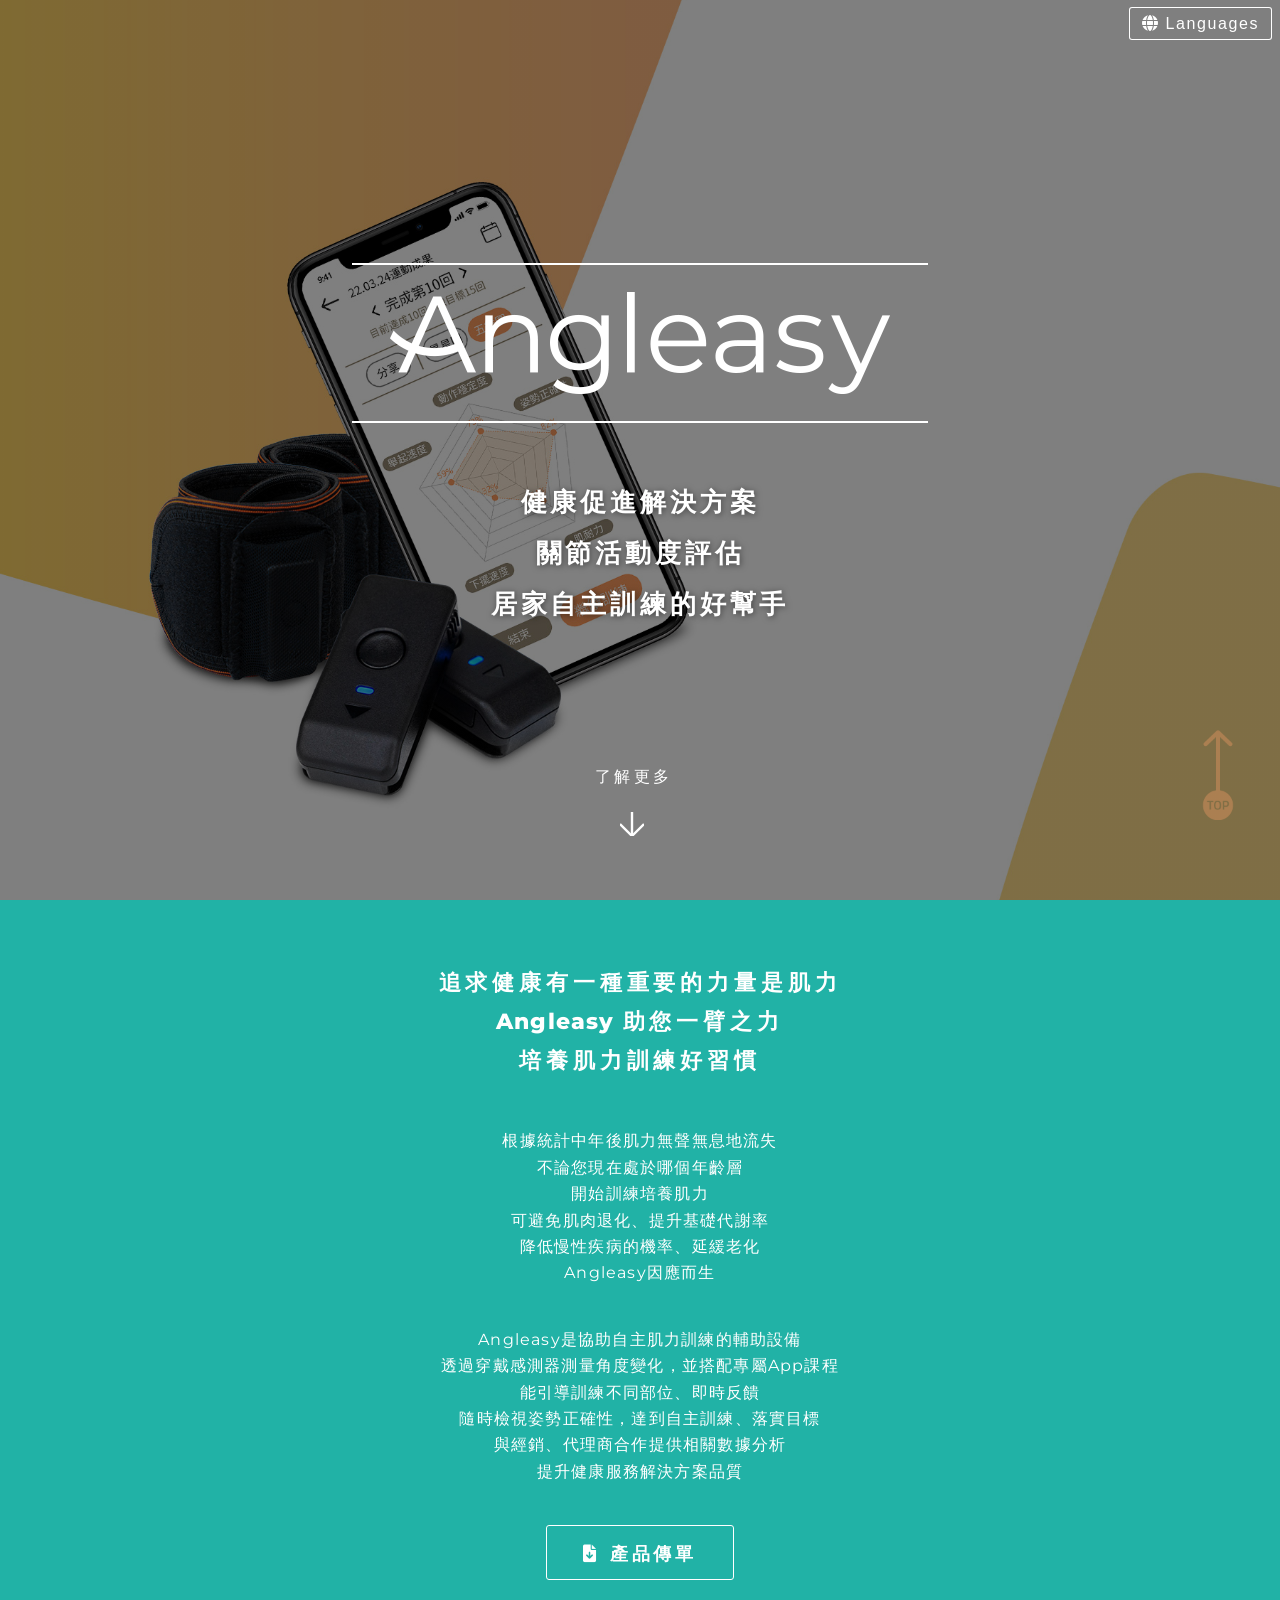
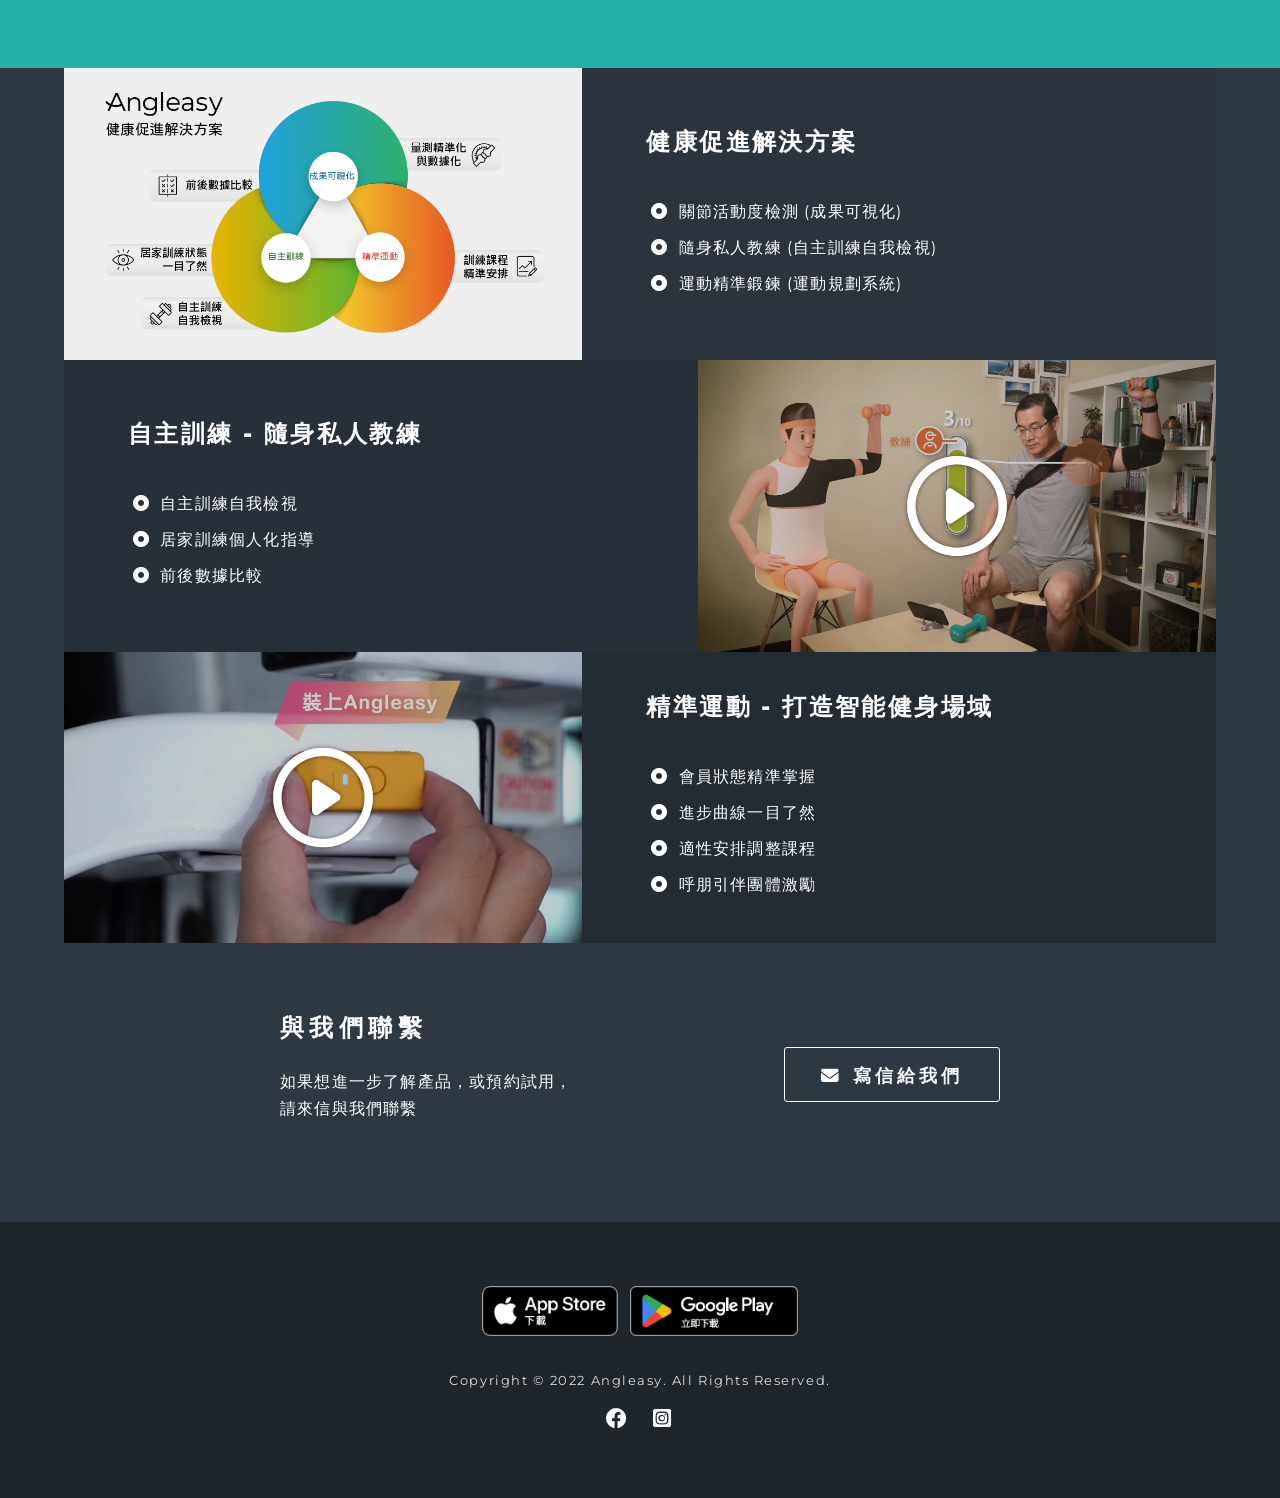
<file: index.html>
<!DOCTYPE HTML>
<html>
	<head>
		<!-- Google Tag Manager -->
		<script>(function(w,d,s,l,i){w[l]=w[l]||[];w[l].push({'gtm.start':
			new Date().getTime(),event:'gtm.js'});var f=d.getElementsByTagName(s)[0],
			j=d.createElement(s),dl=l!='dataLayer'?'&l='+l:'';j.async=true;j.src=
			'https://www.googletagmanager.com/gtm.js?id='+i+dl;f.parentNode.insertBefore(j,f);
			})(window,document,'script','dataLayer','GTM-TGBXXCZ');</script>
		<!-- End Google Tag Manager -->
		<title>Angleasy | 健康促進解決方案、運動器材智慧升級服務</title>
		<meta http-equiv="Content-Type" content="text/html; charset=UTF-8" />
		<meta http-equiv="X-UA-Compatible" content="IE=edge,chrome=1">
		<meta name="viewport" content="width=device-width, initial-scale=1">
		<meta name="mobile-web-app-capable" content="yes">
		<meta name="description" content="Angleasy是一套智能評估關節活動度，和制定精準訓練計畫，以及個案居家自主鍛鍊的智能好幫手">
    	<meta name="copyright" content="2022 Wistron Corporation. All Rights Reserved" />
		<meta name="author" content="Value Creation Center">
		<meta name="theme-color" content="#FB9F67">
    	<meta name="apple-mobile-web-app-status-bar-style" content="#FB9F67">
    	<meta name="msapplication-navbutton-color" content="#FB9F67">
		<meta name="apple-itunes-app" content="app-id=1613718366, app-argument=https://apple.co/3K6n9wj">
		<meta property="og:locale" content="zh_TW" />
		<meta property="og:type" content="website" />
		<meta property="og:title" content="Angleasy 健康促進解決方案" />
		<meta property="og:description" content="Angleasy是一套智能評估關節活動度，和制定精準訓練計畫，以及個案居家自主鍛鍊的智能好幫手" />
		<meta property="og:url" content="https://www.angleasy.com.tw/" />
		<meta property="og:image" content="https://www.angleasy.com.tw/images/og-image.png" />
		<meta property="og:image:type" content="image/png" />
		<meta property="og:image:width" content="1200" />
		<meta property="og:image:height" content="630" />
		<link rel="apple-touch-icon" sizes="180x180" href="images/favicon/apple-touch-icon.png">
		<link rel="icon" type="image/png" sizes="32x32" href="images/favicon/favicon-32x32.png">
		<link rel="icon" type="image/png" sizes="16x16" href="images/favicon/favicon-16x16.png">
		<link rel="manifest" href="images/favicon/site.webmanifest">
		<link rel="stylesheet" href="assets/css/main.css" />
		<noscript><link rel="stylesheet" href="assets/css/noscript.css" /></noscript>

		<!-- Global site tag (gtag.js) - Google Analytics -->
		<script async src="https://www.googletagmanager.com/gtag/js?id=G-3059QSX7CD"></script>
		<script>
		window.dataLayer = window.dataLayer || [];
		function gtag(){dataLayer.push(arguments);}
		gtag('js', new Date());

		gtag('config', 'G-3059QSX7CD');
		</script>
	</head>
	<body class="landing is-preload">
		<!-- Google Tag Manager (noscript) -->
		<noscript><iframe src="https://www.googletagmanager.com/ns.html?id=GTM-TGBXXCZ" height="0" width="0" style="display:none;visibility:hidden"></iframe></noscript>
		<!-- End Google Tag Manager (noscript) -->
		<!-- Page Wrapper -->
			<div id="page-wrapper">

				<!-- Header -->
					<header id="header" class="alt">
						<h1><a href="/"><img class="logo" src="images/angleasy_logo.png" alt="Angleasy logo"></a></h1>
						<div class="lang-menu fade-in">
							<button class="btn selected-lang"><i class="fa-solid fa-globe"></i><span>Languages</span></button>
							<ul>
								<li><a class="tw select" href="/">繁體中文</a></li>
								<li><a class="en" href="en/">English</a></li>
							</ul>
						</div>
					</header>

				<!-- Banner -->
					<section id="banner">
						<div class="inner">
							<h2><img class="logo" src="images/angleasy_logo.png" alt="Angleasy logo"></h2>
						</div>
						<div class="inner slogan">
							<p>健康促進解決方案</p>
							<p>關節活動度評估</p>
							<p>居家自主訓練的好幫手</p>
						</div>
						<a href="#one" class="more scrolly">了解更多</a>
					</section>

				<!-- One -->
					<section id="one" class="wrapper style1 special">
						<div class="inner">
							<header class="major scroll-bottom-top">
								<h2>追求健康有一種重要的力量是肌力</h2>
								<h2><span>Angleasy</span>助您一臂之力</h2>
								<h2>培養肌力訓練好習慣</h2>
							</header>
							<div class="intro scroll-bottom-top">
								<p>根據統計中年後肌力無聲無息地流失</p>
								<p>不論您現在處於哪個年齡層</p>
								<p>開始訓練培養肌力</p>
								<p>可避免肌肉退化、提升基礎代謝率</p>
								<p>降低慢性疾病的機率、延緩老化</p>
								<p>Angleasy因應而生</p>
							</div>
							<div class="intro scroll-bottom-top">
								<p>Angleasy是協助自主肌力訓練的輔助設備</p>
								<p>透過穿戴感測器測量角度變化，並搭配專屬App課程</p>
								<p>能引導訓練不同部位、即時反饋</p>
								<p>隨時檢視姿勢正確性，達到自主訓練、落實目標</p>
								<p>與經銷、代理商合作提供相關數據分析</p>
								<p>提升健康服務解決方案品質</p>
							</div>
							<div class="intro scroll-bottom-top">
								<a href="download/Angleasy_flyer_TW_2022.pdf" class="button" target="_blank"><i class="fa-solid fa-file-arrow-down"></i>產品傳單</a>
							</div>
						</div>
					</section>

				<!-- Two -->
					<section id="two" class="wrapper alt style2">
						<div class="inner">
							<section class="spotlight">
								<div class="image scroll-left-right"><img src="images/angleasy-solutions.png" alt="Angleasy健康促進解決方案，成果可視化、精準運動、自主訓練" title="健康促進解決方案" /></div>
								<div class="content scroll-right-left">
									<h2>健康促進解決方案</h2>
									<p><i class="fa-solid fa-circle-dot"></i>關節活動度檢測 (成果可視化)</p>
									<p><i class="fa-solid fa-circle-dot"></i>隨身私人教練 (自主訓練自我檢視)</p>
									<p><i class="fa-solid fa-circle-dot"></i>運動精準鍛鍊 (運動規劃系統)</p>
								</div>
							</section>

							<section class="spotlight">
								<div class="image scroll-right-left">
									<span class="youtube-link" youtubeid="qaK3KMxjp8I">
										<img src="images/angleasy-virtual-coach.jpg" alt="Angleasy健康促進解決方案，自主訓練、隨身私人教練" title="Angleasy 健康促進解決方案" />
									</span>
								</div>
								<div class="content scroll-left-right">
									<h2>自主訓練 - 隨身私人教練</h2>
									<p><i class="fa-solid fa-circle-dot"></i>自主訓練自我檢視</p>
									<p><i class="fa-solid fa-circle-dot"></i>居家訓練個人化指導</p>
									<p><i class="fa-solid fa-circle-dot"></i>前後數據比較</p>
								</div>
							</section>

							<section class="spotlight">
								<div class="image scroll-left-right">
									<span class="youtube-link" youtubeid="AsX7Y50k_e0">
										<img src="images/angleasy-equipment-upgrade.jpg" alt="Angleasy運動器材智慧升級服務，精準運動、打造智能健身場域" title="Angleasy 運動器材智慧升級服務" />
									</span>
								</div>
								<div class="content scroll-right-left">
									<h2>精準運動 - 打造智能健身場域</h2>
									<p><i class="fa-solid fa-circle-dot"></i>會員狀態精準掌握</p>
									<p><i class="fa-solid fa-circle-dot"></i>進步曲線一目了然</p>
									<p><i class="fa-solid fa-circle-dot"></i>適性安排調整課程</p>
									<p><i class="fa-solid fa-circle-dot"></i>呼朋引伴團體激勵</p>
								</div>
							</section>
						</div>
					</section>

				<!-- CTA -->
					<section id="cta" class="wrapper style4">
						<div class="inner scroll-bottom-top">
							<header>
								<h2>與我們聯繫</h2>
								<p>如果想進一步了解產品，或預約試用，<br>請來信與我們聯繫</p>
							</header>
							<ul class="actions stacked">
								<li>
									<a href="mailto:angleasy.go@gmail.com" class="button fit"><i class="fa-solid fa-envelope"></i>寫信給我們</a>
								</li>
							</ul>
						</div>
					</section>

				<!-- Footer -->
					<footer id="footer">
						<div class="download-app">
							<a class="app-link" href="https://itunes.apple.com/tw/app/id1613718366?mt=8" target="_blank" rel="noopener"><img src="images/appstore/app-store_tw.png" alt="App Store 下載" title="App Store 下載"></a>
							<a class="app-link"  href="https://play.google.com/store/apps/details?id=com.abilliant.angleasy" target="_blank" rel="noopener"><img src="images/appstore/google-play-badge_tw.png" alt="Google Play 下載" title="Google Play 下載"></a>
						</div>
						<ul class="copyright">
							<li>Copyright &copy; 2022 Angleasy. All Rights Reserved.</li>
						</ul>
						<div class="social-links">
							<a href="https://www.facebook.com/angleasy.go/" class="" target="_blank" title="追蹤我們的Facebook"><i class="fa-brands fa-facebook"></i></a>
							<a href="https://www.instagram.com/angleasy.go/" class="" target="_blank" title="追蹤我們的Instagram"><i class="fa-brands fa-square-instagram"></i></a>
						</div>
					</footer>
			</div>

			<a href="#" class="back-to-top" title="回到頂端"></a>

		<!-- Scripts -->
			<script src="assets/js/jquery.min.js"></script>
			<script src="assets/js/jquery.scrollex.min.js"></script>
			<script src="assets/js/jquery.scrolly.min.js"></script>
			<script src="assets/js/browser.min.js"></script>
			<script src="assets/js/breakpoints.min.js"></script>
			<script src="assets/js/util.js"></script>
			<script src="assets/js/grt-youtube-popup.js"></script>
			<script src="assets/js/jquery.boxloader.min.js"></script>
			<script src="assets/js/main.js"></script>

			<!-- Messenger 洽談外掛程式 Code -->
			<div id="fb-root"></div>

			<!-- Your 洽談外掛程式 code -->
			<div id="fb-customer-chat" class="fb-customerchat">
			</div>
		
			<script>
			  var chatbox = document.getElementById('fb-customer-chat');
			  chatbox.setAttribute("page_id", "104626865690904");
			  chatbox.setAttribute("attribution", "biz_inbox");
			</script>
		
			<!-- Your SDK code -->
			<script>
			  window.fbAsyncInit = function() {
				FB.init({
				  xfbml            : true,
				  version          : 'v14.0'
				});
			  };
		
			  (function(d, s, id) {
				var js, fjs = d.getElementsByTagName(s)[0];
				if (d.getElementById(id)) return;
				js = d.createElement(s); js.id = id;
				js.src = 'https://connect.facebook.net/zh_TW/sdk/xfbml.customerchat.js';
				fjs.parentNode.insertBefore(js, fjs);
			  }(document, 'script', 'facebook-jssdk'));
			</script>
	</body>
	<!--
		Spectral by HTML5 UP
		html5up.net | @ajlkn
		Free for personal and commercial use under the CCA 3.0 license (html5up.net/license)
	-->
</html>
</file>
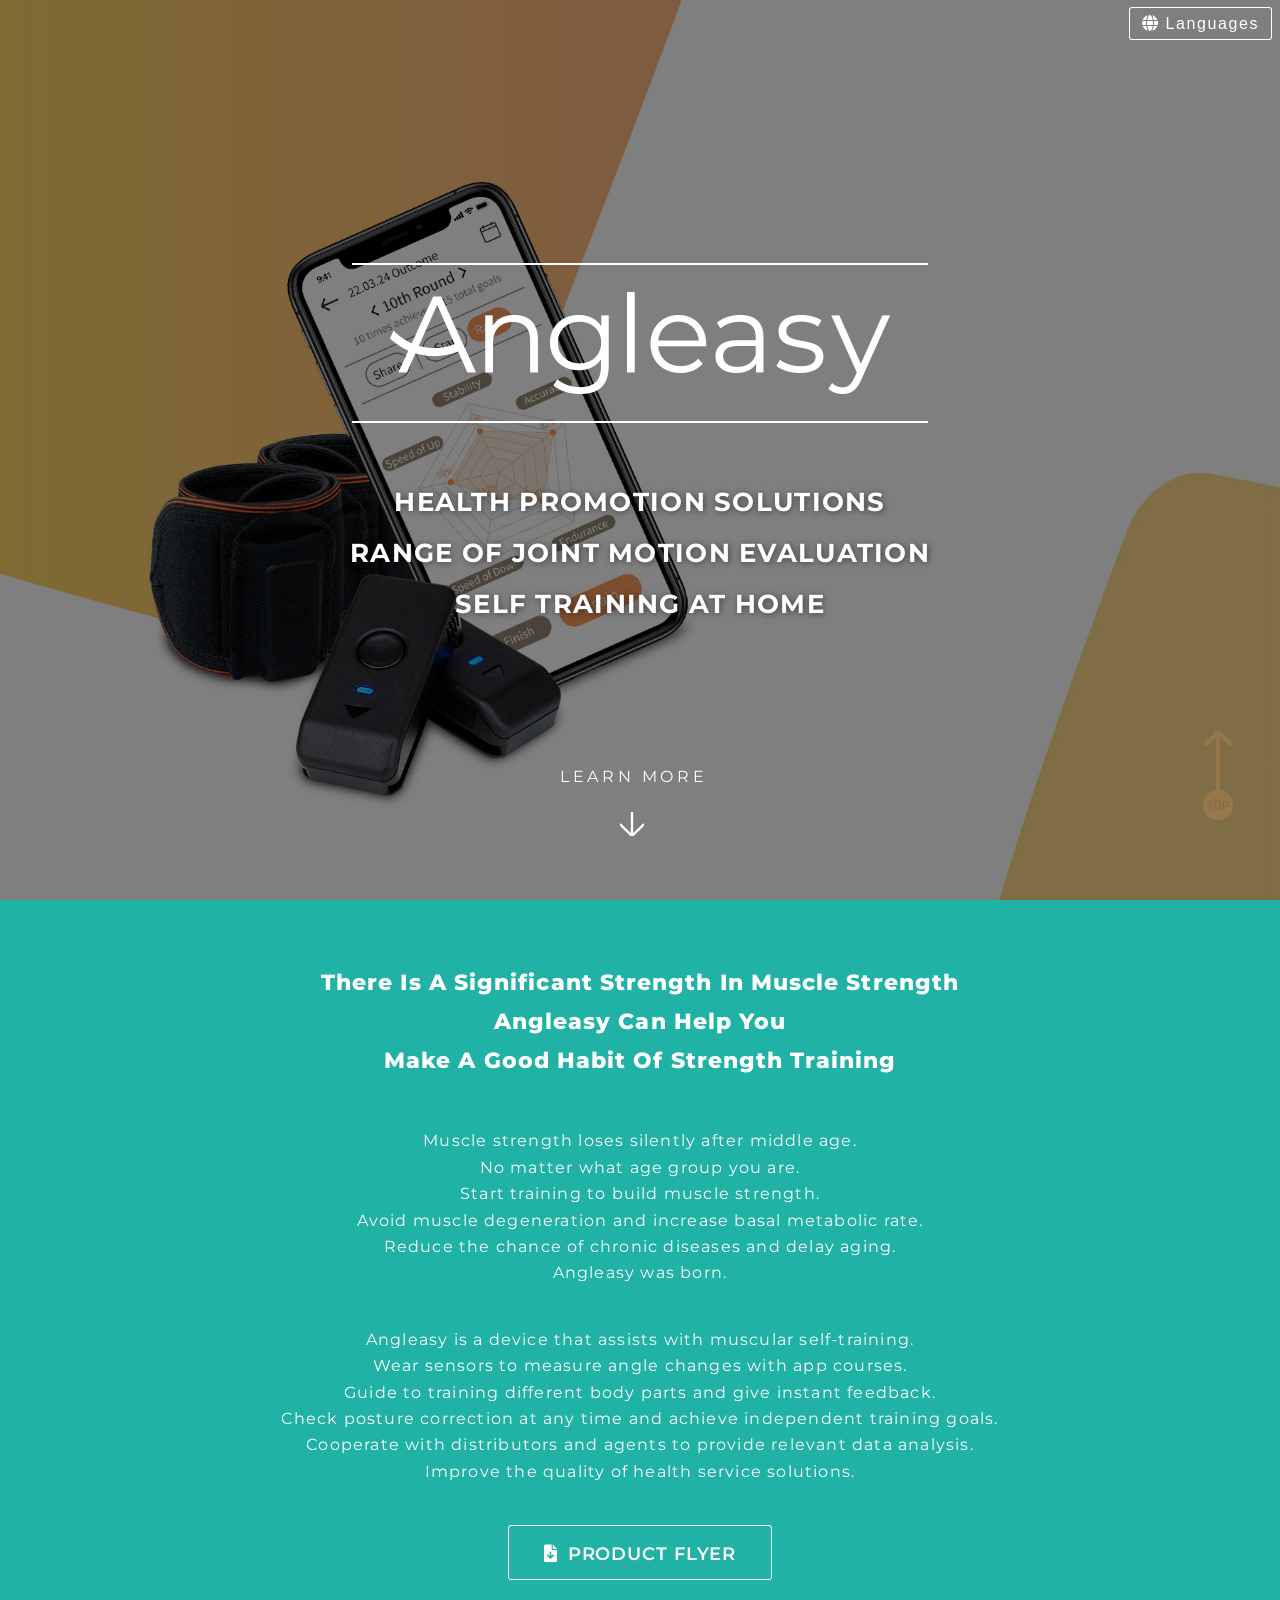
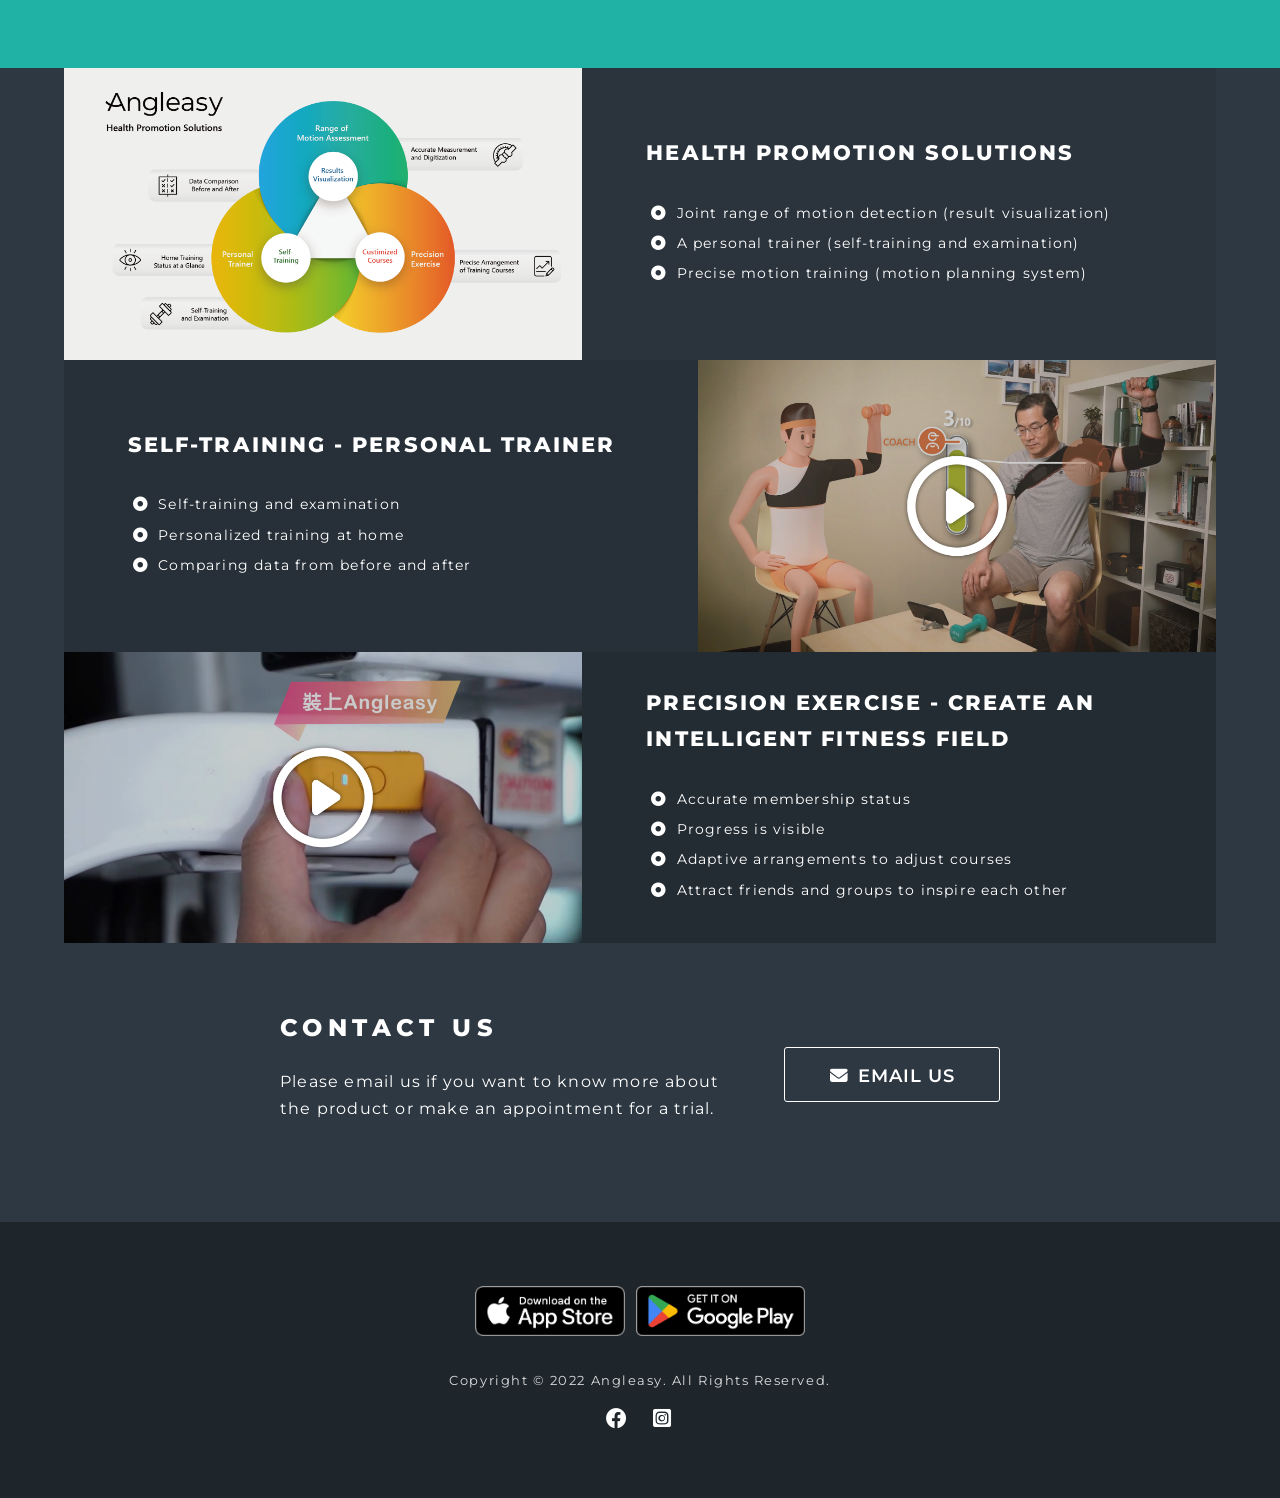
<file: en/index.html>
<!DOCTYPE HTML>
<html>
	<head>
		<!-- Google Tag Manager -->
		<script>(function(w,d,s,l,i){w[l]=w[l]||[];w[l].push({'gtm.start':
			new Date().getTime(),event:'gtm.js'});var f=d.getElementsByTagName(s)[0],
			j=d.createElement(s),dl=l!='dataLayer'?'&l='+l:'';j.async=true;j.src=
			'https://www.googletagmanager.com/gtm.js?id='+i+dl;f.parentNode.insertBefore(j,f);
			})(window,document,'script','dataLayer','GTM-TGBXXCZ');</script>
		<!-- End Google Tag Manager -->
		<title>Angleasy | Health Promotion Solutions, Smart Gym Equipment Solutions</title>
		<meta http-equiv="Content-Type" content="text/html; charset=UTF-8" />
		<meta http-equiv="X-UA-Compatible" content="IE=edge,chrome=1">
		<meta name="viewport" content="width=device-width, initial-scale=1">
		<meta name="mobile-web-app-capable" content="yes">
		<meta name="description" content="Angleasy is a set of intelligent assessments of joint range of motion and a good helper for prescribing precise training plans and self-exercising at home for individual cases.">
    	<meta name="copyright" content="2022 Wistron Corporation. All Rights Reserved" />
		<meta name="author" content="Value Creation Center">
		<meta name="theme-color" content="#FB9F67">
    	<meta name="apple-mobile-web-app-status-bar-style" content="#FB9F67">
    	<meta name="msapplication-navbutton-color" content="#FB9F67">
		<meta name="apple-itunes-app" content="app-id=1613718366, app-argument=https://apple.co/3K6n9wj">
		<meta property="og:locale" content="zh_TW" />
		<meta property="og:type" content="website" />
		<meta property="og:title" content="Angleasy Health Promotion Solutions" />
		<meta property="og:description" content="Angleasy is a set of intelligent assessments of joint range of motion and a good helper for prescribing precise training plans and self-exercising at home for individual cases." />
		<meta property="og:url" content="https://www.angleasy.com.tw/" />
		<meta property="og:image" content="https://www.angleasy.com.tw/images/og-image_en.png" />
		<meta property="og:image:type" content="image/png" />
		<meta property="og:image:width" content="1200" />
		<meta property="og:image:height" content="630" />
		<link rel="apple-touch-icon" sizes="180x180" href="../images/favicon/apple-touch-icon.png">
		<link rel="icon" type="image/png" sizes="32x32" href="../images/favicon/favicon-32x32.png">
		<link rel="icon" type="image/png" sizes="16x16" href="../images/favicon/favicon-16x16.png">
		<link rel="manifest" href="../images/favicon/site.webmanifest">
		<link rel="stylesheet" href="../assets/css/main.css" />
		<noscript><link rel="stylesheet" href="../assets/css/noscript.css" /></noscript>

		<!-- Global site tag (gtag.js) - Google Analytics -->
		<script async src="https://www.googletagmanager.com/gtag/js?id=G-3059QSX7CD"></script>
		<script>
		window.dataLayer = window.dataLayer || [];
		function gtag(){dataLayer.push(arguments);}
		gtag('js', new Date());

		gtag('config', 'G-3059QSX7CD');
		</script>
	</head>
	<body class="landing is-preload en-us">
		<!-- Google Tag Manager (noscript) -->
		<noscript><iframe src="https://www.googletagmanager.com/ns.html?id=GTM-TGBXXCZ" height="0" width="0" style="display:none;visibility:hidden"></iframe></noscript>
		<!-- End Google Tag Manager (noscript) -->
		<!-- Page Wrapper -->
			<div id="page-wrapper">

				<!-- Header -->
					<header id="header" class="alt">
						<h1><a href="/"><img class="logo" src="../images/angleasy_logo.png" alt="Angleasy logo"></a></h1>
						<div class="lang-menu fade-in">
							<button class="btn selected-lang"><i class="fa-solid fa-globe"></i><span>Languages</span></button>
							<ul>
								<li><a class="en select" href="">English</a></li>
								<li><a class="tw" href="../">繁體中文</a></li>
							</ul>
						</div>
					</header>

				<!-- Banner -->
					<section id="banner">
						<div class="inner">
							<h2><img class="logo" src="../images/angleasy_logo.png" alt="Angleasy logo"></h2>
						</div>
						<div class="inner slogan">
							<p>Health Promotion Solutions</p>
							<p>Range of Joint Motion Evaluation</p>
							<p>Self Training at Home</p>
						</div>
						<a href="#one" class="more scrolly">Learn More</a>
					</section>

				<!-- One -->
					<section id="one" class="wrapper style1 special">
						<div class="inner">
							<header class="major scroll-bottom-top">
								<h2>There is a significant strength in muscle strength</h2>
								<h2>Angleasy can help you</h2>
								<h2>Make a good habit of strength training</h2>
							</header>
							<div class="intro scroll-bottom-top">
								<p>Muscle strength loses silently after middle age.</p>
								<p>No matter what age group you are.</p>
								<p>Start training to build muscle strength.</p>
								<p>Avoid muscle degeneration and increase basal metabolic rate.</p>
								<p>Reduce the chance of chronic diseases and delay aging.</p>
								<p>Angleasy was born.</p>
							</div>
							<div class="intro scroll-bottom-top">
								<p>Angleasy is a device that assists with muscular self-training.</p>
								<p>Wear sensors to measure angle changes with app courses.</p>
								<p>Guide to training different body parts and give instant feedback.</p>
								<p>Check posture correction at any time and achieve independent training goals.</p>
								<p>Cooperate with distributors and agents to provide relevant data analysis.</p>
								<p>Improve the quality of health service solutions.</p>
							</div>
							<div class="intro scroll-bottom-top">
								<a href="../download/Angleasy_flyer_EN_2022.pdf" class="button" target="_blank"><i class="fa-solid fa-file-arrow-down"></i>Product Flyer</a>
							</div>
						</div>
					</section>

				<!-- Two -->
					<section id="two" class="wrapper alt style2">
						<div class="inner">
							<section class="spotlight">
								<div class="image scroll-left-right"><img src="../images/angleasy-solutions_en.png" alt="Angleasy health promotion solution, result visualization, precise movement, self-training" title="Health Promotion Solutions" /></div>
								<div class="content scroll-right-left">
									<h2>Health Promotion Solutions</h2>
									<p><i class="fa-solid fa-circle-dot"></i>Joint range of motion detection (result visualization)</p>
									<p><i class="fa-solid fa-circle-dot"></i>A personal trainer (self-training and examination)</p>
									<p><i class="fa-solid fa-circle-dot"></i>Precise motion training (motion planning system)</p>
								</div>
							</section>

							<section class="spotlight">
								<div class="image scroll-right-left">
									<span class="youtube-link" youtubeid="aePt7ihc_LU">
										<img src="../images/angleasy-virtual-coach_en.jpg" alt="Angleasy health promotion solution, self-training, personal trainer" title="Angleasy Health Promotion Solutions" />
									</span>
								</div>
								<div class="content scroll-left-right">
									<h2>Self-training - personal trainer</h2>
									<p><i class="fa-solid fa-circle-dot"></i>Self-training and examination</p>
									<p><i class="fa-solid fa-circle-dot"></i>Personalized training at home</p>
									<p><i class="fa-solid fa-circle-dot"></i>Comparing data from before and after</p>
								</div>
							</section>

							<section class="spotlight">
								<div class="image scroll-left-right">
									<span class="youtube-link" youtubeid="AsX7Y50k_e0">
										<img src="../images/angleasy-equipment-upgrade.jpg" alt="Angleasy smart gym equipment solutions, precise exercise, create an intelligent fitness field" title="Angleasy Smart Gym Equipment Solutions" />
									</span>
								</div>
								<div class="content scroll-right-left">
									<h2>Precision exercise - create an intelligent fitness field</h2>
									<p><i class="fa-solid fa-circle-dot"></i>Accurate membership status</p>
									<p><i class="fa-solid fa-circle-dot"></i>Progress is visible</p>
									<p><i class="fa-solid fa-circle-dot"></i>Adaptive arrangements to adjust courses</p>
									<p><i class="fa-solid fa-circle-dot"></i>Attract friends and groups to inspire each other</p>
								</div>
							</section>
						</div>
					</section>

				<!-- CTA -->
					<section id="cta" class="wrapper style4">
						<div class="inner scroll-bottom-top">
							<header>
								<h2>Contact Us</h2>
								<p>Please email us if you want to know more about the product or make an appointment for a trial.</p>
							</header>
							<ul class="actions stacked contactus">
								<li>
									<a href="mailto:angleasy.go@gmail.com" class="button fit"><i class="fa-solid fa-envelope"></i>Email Us</a>
								</li>
							</ul>
						</div>
					</section>

				<!-- Footer -->
					<footer id="footer">
						<div class="download-app">
							<a class="app-link" href="https://itunes.apple.com/tw/app/id1613718366?mt=8" target="_blank" rel="noopener"><img src="../images/appstore/app-store_en.png" alt="Download on the App Store" title="Download on the App Store"></a>
							<a class="app-link"  href="https://play.google.com/store/apps/details?id=com.abilliant.angleasy" target="_blank" rel="noopener"><img src="../images/appstore/google-play-badge_en.png" alt="Download on the Google Play" title="Download on the Google Play"></a>
						</div>
						<ul class="copyright">
							<li>Copyright &copy; 2022 Angleasy. All Rights Reserved.</li>
						</ul>
						<div class="social-links">
							<a href="https://www.facebook.com/angleasy.go/" class="" target="_blank" title="Follow us on Facebook"><i class="fa-brands fa-facebook"></i></a>
							<a href="https://www.instagram.com/angleasy.go/" class="" target="_blank" title="Follow us on Instagram"><i class="fa-brands fa-square-instagram"></i></a>
						</div>
					</footer>

			</div>

			<a href="#" class="back-to-top" title="Back to Top"></a>

		<!-- Scripts -->
			<script src="../assets/js/jquery.min.js"></script>
			<script src="../assets/js/jquery.scrollex.min.js"></script>
			<script src="../assets/js/jquery.scrolly.min.js"></script>
			<script src="../assets/js/browser.min.js"></script>
			<script src="../assets/js/breakpoints.min.js"></script>
			<script src="../assets/js/util.js"></script>
			<script src="../assets/js/grt-youtube-popup.js"></script>
			<script src="../assets/js/jquery.boxloader.min.js"></script>
			<script src="../assets/js/main.js"></script>

			<!-- Messenger plug-ins Code -->
			<div id="fb-root"></div>

			<!-- Your plug-ins code -->
			<div id="fb-customer-chat" class="fb-customerchat">
			</div>
		
			<script>
			  var chatbox = document.getElementById('fb-customer-chat');
			  chatbox.setAttribute("page_id", "104626865690904");
			  chatbox.setAttribute("attribution", "biz_inbox");
			</script>
		
			<!-- Your SDK code -->
			<script>
			  window.fbAsyncInit = function() {
				FB.init({
				  xfbml            : true,
				  version          : 'v14.0'
				});
			  };
		
			  (function(d, s, id) {
				var js, fjs = d.getElementsByTagName(s)[0];
				if (d.getElementById(id)) return;
				js = d.createElement(s); js.id = id;
				js.src = 'https://connect.facebook.net/en_US/sdk/xfbml.customerchat.js';
				fjs.parentNode.insertBefore(js, fjs);
			  }(document, 'script', 'facebook-jssdk'));
			</script>
	</body>
	<!--
		Spectral by HTML5 UP
		html5up.net | @ajlkn
		Free for personal and commercial use under the CCA 3.0 license (html5up.net/license)
	-->
</html>
</file>
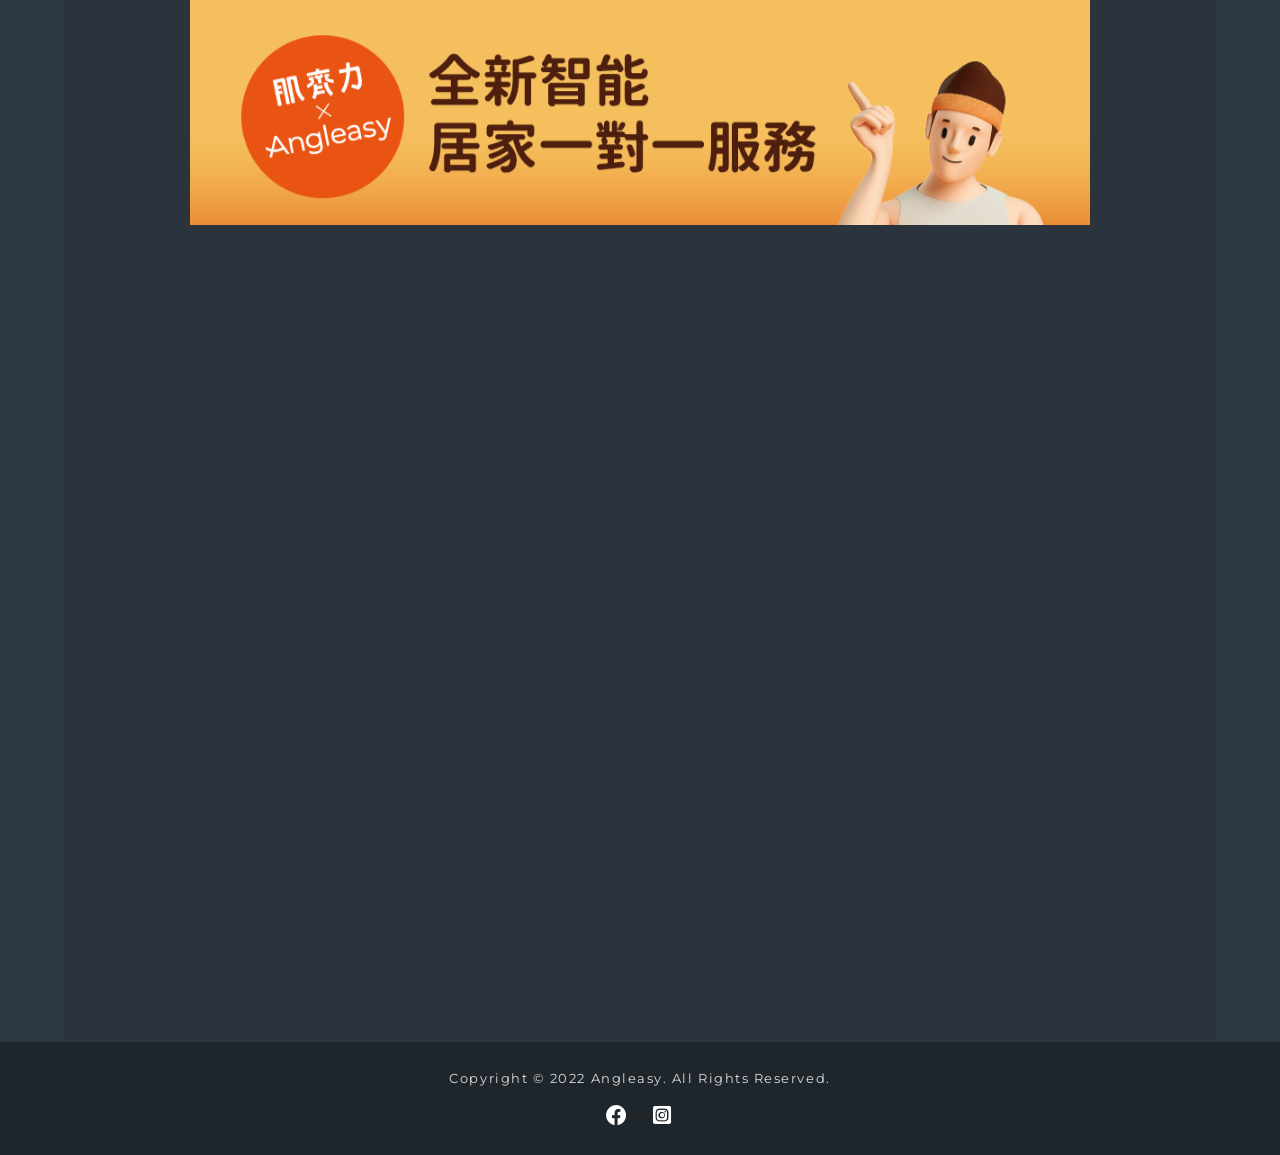
<file: suportfitness-courses.html>
<!DOCTYPE HTML>
<html>
	<head>
		<!-- Google Tag Manager -->
		<script>(function(w,d,s,l,i){w[l]=w[l]||[];w[l].push({'gtm.start':
			new Date().getTime(),event:'gtm.js'});var f=d.getElementsByTagName(s)[0],
			j=d.createElement(s),dl=l!='dataLayer'?'&l='+l:'';j.async=true;j.src=
			'https://www.googletagmanager.com/gtm.js?id='+i+dl;f.parentNode.insertBefore(j,f);
			})(window,document,'script','dataLayer','GTM-TGBXXCZ');</script>
		<!-- End Google Tag Manager -->
		<title>肌齊力運動醫學團隊 X Angleasy | 全新智能居家一對一服務課程</title>
		<meta http-equiv="Content-Type" content="text/html; charset=UTF-8" />
		<meta http-equiv="X-UA-Compatible" content="IE=edge,chrome=1">
		<meta name="viewport" content="width=device-width, initial-scale=1">
		<meta name="mobile-web-app-capable" content="yes">
		<meta name="description" content="Angleasy是一套智能評估關節活動度，和制定精準訓練計畫，以及個案居家自主鍛鍊的智能好幫手">
    	<meta name="copyright" content="2022 Wistron Corporation. All Rights Reserved" />
		<meta name="author" content="Value Creation Center">
		<meta name="theme-color" content="#FB9F67">
    	<meta name="apple-mobile-web-app-status-bar-style" content="#FB9F67">
    	<meta name="msapplication-navbutton-color" content="#FB9F67">
		<meta property="og:locale" content="zh_TW" />
		<meta property="og:type" content="website" />
		<meta property="og:title" content="肌齊力運動醫學團隊 X Angleasy | 全新智能居家一對一服務課程" />
		<meta property="og:description" content="Angleasy是一套智能評估關節活動度，和制定精準訓練計畫，以及個案居家自主鍛鍊的智能好幫手" />
		<meta property="og:url" content="https://www.angleasy.com.tw/" />
		<meta property="og:image" content="https://www.angleasy.com.tw/images/og-image.png" />
		<meta property="og:image:type" content="image/png" />
		<meta property="og:image:width" content="1200" />
		<meta property="og:image:height" content="630" />
		<link rel="apple-touch-icon" sizes="180x180" href="images/favicon/apple-touch-icon.png">
		<link rel="icon" type="image/png" sizes="32x32" href="images/favicon/favicon-32x32.png">
		<link rel="icon" type="image/png" sizes="16x16" href="images/favicon/favicon-16x16.png">
		<link rel="manifest" href="images/favicon/site.webmanifest">
		<link rel="stylesheet" href="assets/css/main.css" />
		<noscript><link rel="stylesheet" href="assets/css/noscript.css" /></noscript>

		<!-- Global site tag (gtag.js) - Google Analytics -->
		<script async src="https://www.googletagmanager.com/gtag/js?id=G-3059QSX7CD"></script>
		<script>
		window.dataLayer = window.dataLayer || [];
		function gtag(){dataLayer.push(arguments);}
		gtag('js', new Date());

		gtag('config', 'G-3059QSX7CD');
		</script>
	</head>
	<body class="landing is-preload eform">
		<!-- Google Tag Manager (noscript) -->
		<noscript><iframe src="https://www.googletagmanager.com/ns.html?id=GTM-TGBXXCZ" height="0" width="0" style="display:none;visibility:hidden"></iframe></noscript>
		<!-- End Google Tag Manager (noscript) -->
		<!-- Page Wrapper -->
			<div id="page-wrapper">

				<!-- Header -->
					<header id="header" class="alt">
						<h1><a href="/"><img class="logo" src="images/angleasy_logo.png" alt="Angleasy logo"></a></h1>
					</header>

				<!-- One -->
					<section id="one" class="wrapper alt style2">
						<div class="inner">
							<section class="spotlight">
								<div class="banner">
									<img src="images/banner/banner_suportfitness_courses.png" alt="全新智能居家一對一服務課程 banner">
									<iframe src="https://docs.google.com/forms/d/e/1FAIpQLSfgs4JQVp1a-AtdmY7RY6VtnIyiw032x6RlKtfxbZEwuHGc5Q/viewform?embedded=true" width="100%" height="800" frameborder="0" marginheight="0" marginwidth="0">載入中…</iframe>
								</div>
							</section>
						</div>
					</section>

				<!-- Footer -->
					<footer id="footer">
						<ul class="copyright">
							<li>Copyright &copy; 2022 Angleasy. All Rights Reserved.</li>
						</ul>
						<div class="social-links">
							<a href="https://www.facebook.com/angleasy.go/" class="" target="_blank" title="追蹤我們的Facebook"><i class="fa-brands fa-facebook"></i></a>
							<a href="https://www.instagram.com/angleasy.go/" class="" target="_blank" title="追蹤我們的Instagram"><i class="fa-brands fa-square-instagram"></i></a>
						</div>
					</footer>
			</div>

			<!-- <a href="#" class="back-to-top" title="回到頂端"></a> -->

		<!-- Scripts -->
			<script src="assets/js/jquery.min.js"></script>
			<script src="assets/js/jquery.scrollex.min.js"></script>
			<script src="assets/js/jquery.scrolly.min.js"></script>
			<script src="assets/js/browser.min.js"></script>
			<script src="assets/js/breakpoints.min.js"></script>
			<script src="assets/js/util.js"></script>
			<!-- <script src="assets/js/grt-youtube-popup.js"></script> -->
			<script src="assets/js/jquery.boxloader.min.js"></script>
			<script src="assets/js/main.js"></script>

			<!-- Messenger 洽談外掛程式 Code -->
			<!-- <div id="fb-root"></div> -->

			<!-- Your 洽談外掛程式 code -->
			<!-- <div id="fb-customer-chat" class="fb-customerchat"> -->
			<!-- </div> -->
		
			<!-- <script>
			  var chatbox = document.getElementById('fb-customer-chat');
			  chatbox.setAttribute("page_id", "104626865690904");
			  chatbox.setAttribute("attribution", "biz_inbox");
			</script> -->
		
			<!-- Your SDK code -->
			<!-- <script>
			  window.fbAsyncInit = function() {
				FB.init({
				  xfbml            : true,
				  version          : 'v14.0'
				});
			  };
		
			  (function(d, s, id) {
				var js, fjs = d.getElementsByTagName(s)[0];
				if (d.getElementById(id)) return;
				js = d.createElement(s); js.id = id;
				js.src = 'https://connect.facebook.net/zh_TW/sdk/xfbml.customerchat.js';
				fjs.parentNode.insertBefore(js, fjs);
			  }(document, 'script', 'facebook-jssdk'));
			</script> -->
	</body>
	<!--
		Spectral by HTML5 UP
		html5up.net | @ajlkn
		Free for personal and commercial use under the CCA 3.0 license (html5up.net/license)
	-->
</html>
</file>
<file: assets/css/noscript.css>
/*
	Spectral by HTML5 UP
	html5up.net | @ajlkn
	Free for personal and commercial use under the CCA 3.0 license (html5up.net/license)
*/

/* Banner */

	body.is-preload #banner h2 {
		-moz-transform: none;
		-webkit-transform: none;
		-ms-transform: none;
		transform: none;
		opacity: 1;
	}

		body.is-preload #banner h2:before, body.is-preload #banner h2:after {
			width: 100%;
		}

	body.is-preload #banner .more {
		-moz-transform: none;
		-webkit-transform: none;
		-ms-transform: none;
		transform: none;
		opacity: 1;
	}

	body.is-preload #banner:after {
		opacity: 0;
	}
</file>
<file: assets/css/main.css>
@import url('https://fonts.googleapis.com/css2?family=Montserrat:wght@300;400;500;600&display=swap');
@import url(fontawesome.all.min.css);
@import url(boxloader.css);

/*
	Spectral by HTML5 UP
	html5up.net | @ajlkn
	Free for personal and commercial use under the CCA 3.0 license (html5up.net/license)
*/

html, body, div, span, applet, object,
iframe, h1, h2, h3, h4, h5, h6, p, blockquote,
pre, a, abbr, acronym, address, big, cite,
code, del, dfn, em, img, ins, kbd, q, s, samp,
small, strike, strong, sub, sup, tt, var, b,
u, i, center, dl, dt, dd, ol, ul, li, fieldset,
form, label, legend, table, caption, tbody,
tfoot, thead, tr, th, td, article, aside,
canvas, details, embed, figure, figcaption,
footer, header, hgroup, menu, nav, output, ruby,
section, summary, time, mark, audio, video {
	margin: 0;
	padding: 0;
	border: 0;
	font-size: 100%;
	font: inherit;
	vertical-align: baseline;}

article, aside, details, figcaption, figure,
footer, header, hgroup, menu, nav, section {
	display: block;}

body {
	line-height: 1;
}

ol, ul {
	list-style: none;
}

blockquote, q {
	quotes: none;
}

	blockquote:before, blockquote:after, q:before, q:after {
		content: '';
		content: none;
	}

table {
	border-collapse: collapse;
	border-spacing: 0;
}

body {
	-webkit-text-size-adjust: none;
}

mark {
	background-color: transparent;
	color: inherit;
}

input::-moz-focus-inner {
	border: 0;
	padding: 0;
}

input, select, textarea {
	-moz-appearance: none;
	-webkit-appearance: none;
	-ms-appearance: none;
	appearance: none;
}

/* Basic */

	@-ms-viewport {
		width: device-width;
	}

	html {
		box-sizing: border-box;
	}

	*, *:before, *:after {
		box-sizing: inherit;
	}

	body {
		background: #2e3842;
	}

		body.is-preload *, body.is-preload *:before, body.is-preload *:after {
			-moz-animation: none !important;
			-webkit-animation: none !important;
			-ms-animation: none !important;
			animation: none !important;
			-moz-transition: none !important;
			-webkit-transition: none !important;
			-ms-transition: none !important;
			transition: none !important;
		}

	body, input, select, textarea {
		color: #fff;
		font-family: 'Montserrat', Helvetica, sans-serif, "微軟正黑體", "Microsoft JhengHei";
		font-size: 1rem;
		font-weight: 400;
		letter-spacing: 0.075em;
		line-height: 1.65em;
	}

		@media screen and (max-width: 1680px) {

			body, input, select, textarea {
				font-size: 13pt;
			}

		}

		@media screen and (max-width: 1280px) {

			body, input, select, textarea {
				font-size: 12pt;
			}

		}

		@media screen and (max-width: 736px) {

			body, input, select, textarea {
				font-size: 11pt;
				letter-spacing: 0.0375em;
			}

		}

	a {
		-moz-transition: color 0.2s ease, border-bottom-color 0.2s ease;
		-webkit-transition: color 0.2s ease, border-bottom-color 0.2s ease;
		-ms-transition: color 0.2s ease, border-bottom-color 0.2s ease;
		transition: color 0.2s ease, border-bottom-color 0.2s ease;
		border-bottom: dotted 1px;
		color: inherit;
		text-decoration: none;
	}

		a:hover {
			color: #FB9F67;
			border-bottom-color: transparent;
		}

	strong, b {
		color: #fff;
		font-weight: 600;
	}

	em, i {
		font-style: italic;
	}

	p {
		margin: 0 0 2em 0;
	}

	h1, h2, h3, h4, h5, h6 {
		color: #fff;
		font-weight: 800;
		letter-spacing: 0.225em;
		line-height: 1em;
		margin: 0 0 1em 0;
		text-transform: uppercase;
	}

		h1 a, h2 a, h3 a, h4 a, h5 a, h6 a {
			color: inherit;
			text-decoration: none;
		}

	h2 {
		font-size: 1.35em;
		line-height: 1.75em;
	}

		@media screen and (max-width: 736px) {

			h2 {
				font-size: 1.1em;
				line-height: 1.65em;
			}

		}

	h3 {
		font-size: 1.15em;
		line-height: 1.75em;
	}

		@media screen and (max-width: 736px) {

			h3 {
				font-size: 1em;
				line-height: 1.65em;
			}

		}

	h4 {
		font-size: 1em;
		line-height: 1.5em;
	}

	h5 {
		font-size: 0.8em;
		line-height: 1.5em;
	}

	h6 {
		font-size: 0.7em;
		line-height: 1.5em;
	}

	sub {
		font-size: 0.8em;
		position: relative;
		top: 0.5em;
	}

	sup {
		font-size: 0.8em;
		position: relative;
		top: -0.5em;
	}

	hr {
		border: 0;
		border-bottom: solid 2px #fff;
		margin: 3em 0;
	}

		hr.major {
			margin: 4.5em 0;
		}

	blockquote {
		border-left: solid 4px #fff;
		font-style: italic;
		margin: 0 0 2em 0;
		padding: 0.5em 0 0.5em 2em;
	}

	code {
		background: rgba(144, 144, 144, 0.25);
		border-radius: 3px;
		font-family: 'Montserrat', Helvetica, sans-serif;
		font-size: 0.9em;
		letter-spacing: 0;
		margin: 0 0.25em;
		padding: 0.25em 0.65em;
	}

	pre {
		-webkit-overflow-scrolling: touch;
		font-family: 'Montserrat', Helvetica, sans-serif;
		font-size: 0.9em;
		margin: 0 0 2em 0;
	}

		pre code {
			display: block;
			line-height: 1.75em;
			padding: 1em 1.5em;
			overflow-x: auto;
		}

	.align-left {
		text-align: left;
	}

	.align-center {
		text-align: center;
	}

	.align-right {
		text-align: right;
	}

	::-moz-selection { /* Code for Firefox */
		color: #222222;
		background: #FB9F67;
	}
	  
	::selection {
		color: #222222;
		background: #FB9F67;
	}

/* Row */

	.row {
		display: flex;
		flex-wrap: wrap;
		box-sizing: border-box;
		align-items: stretch;
	}

		.row > * {
			box-sizing: border-box;
		}

		.row.gtr-uniform > * > :last-child {
			margin-bottom: 0;
		}

		.row.aln-left {
			justify-content: flex-start;
		}

		.row.aln-center {
			justify-content: center;
		}

		.row.aln-right {
			justify-content: flex-end;
		}

		.row.aln-top {
			align-items: flex-start;
		}

		.row.aln-middle {
			align-items: center;
		}

		.row.aln-bottom {
			align-items: flex-end;
		}

		.row > .imp {
			order: -1;
		}

		.row > .col-1 {
			width: 8.33333%;
		}

		.row > .off-1 {
			margin-left: 8.33333%;
		}

		.row > .col-2 {
			width: 16.66667%;
		}

		.row > .off-2 {
			margin-left: 16.66667%;
		}

		.row > .col-3 {
			width: 25%;
		}

		.row > .off-3 {
			margin-left: 25%;
		}

		.row > .col-4 {
			width: 33.33333%;
		}

		.row > .off-4 {
			margin-left: 33.33333%;
		}

		.row > .col-5 {
			width: 41.66667%;
		}

		.row > .off-5 {
			margin-left: 41.66667%;
		}

		.row > .col-6 {
			width: 50%;
		}

		.row > .off-6 {
			margin-left: 50%;
		}

		.row > .col-7 {
			width: 58.33333%;
		}

		.row > .off-7 {
			margin-left: 58.33333%;
		}

		.row > .col-8 {
			width: 66.66667%;
		}

		.row > .off-8 {
			margin-left: 66.66667%;
		}

		.row > .col-9 {
			width: 75%;
		}

		.row > .off-9 {
			margin-left: 75%;
		}

		.row > .col-10 {
			width: 83.33333%;
		}

		.row > .off-10 {
			margin-left: 83.33333%;
		}

		.row > .col-11 {
			width: 91.66667%;
		}

		.row > .off-11 {
			margin-left: 91.66667%;
		}

		.row > .col-12 {
			width: 100%;
		}

		.row > .off-12 {
			margin-left: 100%;
		}

		.row.gtr-0 {
			margin-top: 0;
			margin-left: 0em;
		}

			.row.gtr-0 > * {
				padding: 0 0 0 0em;
			}

			.row.gtr-0.gtr-uniform {
				margin-top: 0em;
			}

				.row.gtr-0.gtr-uniform > * {
					padding-top: 0em;
				}

		.row.gtr-25 {
			margin-top: 0;
			margin-left: -0.375em;
		}

			.row.gtr-25 > * {
				padding: 0 0 0 0.375em;
			}

			.row.gtr-25.gtr-uniform {
				margin-top: -0.375em;
			}

				.row.gtr-25.gtr-uniform > * {
					padding-top: 0.375em;
				}

		.row.gtr-50 {
			margin-top: 0;
			margin-left: -0.75em;
		}

			.row.gtr-50 > * {
				padding: 0 0 0 0.75em;
			}

			.row.gtr-50.gtr-uniform {
				margin-top: -0.75em;
			}

				.row.gtr-50.gtr-uniform > * {
					padding-top: 0.75em;
				}

		.row {
			margin-top: 0;
			margin-left: -1.5em;
		}

			.row > * {
				padding: 0 0 0 1.5em;
			}

			.row.gtr-uniform {
				margin-top: -1.5em;
			}

				.row.gtr-uniform > * {
					padding-top: 1.5em;
				}

		.row.gtr-150 {
			margin-top: 0;
			margin-left: -2.25em;
		}

			.row.gtr-150 > * {
				padding: 0 0 0 2.25em;
			}

			.row.gtr-150.gtr-uniform {
				margin-top: -2.25em;
			}

				.row.gtr-150.gtr-uniform > * {
					padding-top: 2.25em;
				}

		.row.gtr-200 {
			margin-top: 0;
			margin-left: -3em;
		}

			.row.gtr-200 > * {
				padding: 0 0 0 3em;
			}

			.row.gtr-200.gtr-uniform {
				margin-top: -3em;
			}

				.row.gtr-200.gtr-uniform > * {
					padding-top: 3em;
				}

		@media screen and (max-width: 1680px) {

			.row {
				display: flex;
				flex-wrap: wrap;
				box-sizing: border-box;
				align-items: stretch;
			}

				.row > * {
					box-sizing: border-box;
				}

				.row.gtr-uniform > * > :last-child {
					margin-bottom: 0;
				}

				.row.aln-left {
					justify-content: flex-start;
				}

				.row.aln-center {
					justify-content: center;
				}

				.row.aln-right {
					justify-content: flex-end;
				}

				.row.aln-top {
					align-items: flex-start;
				}

				.row.aln-middle {
					align-items: center;
				}

				.row.aln-bottom {
					align-items: flex-end;
				}

				.row > .imp-xlarge {
					order: -1;
				}

				.row > .col-1-xlarge {
					width: 8.33333%;
				}

				.row > .off-1-xlarge {
					margin-left: 8.33333%;
				}

				.row > .col-2-xlarge {
					width: 16.66667%;
				}

				.row > .off-2-xlarge {
					margin-left: 16.66667%;
				}

				.row > .col-3-xlarge {
					width: 25%;
				}

				.row > .off-3-xlarge {
					margin-left: 25%;
				}

				.row > .col-4-xlarge {
					width: 33.33333%;
				}

				.row > .off-4-xlarge {
					margin-left: 33.33333%;
				}

				.row > .col-5-xlarge {
					width: 41.66667%;
				}

				.row > .off-5-xlarge {
					margin-left: 41.66667%;
				}

				.row > .col-6-xlarge {
					width: 50%;
				}

				.row > .off-6-xlarge {
					margin-left: 50%;
				}

				.row > .col-7-xlarge {
					width: 58.33333%;
				}

				.row > .off-7-xlarge {
					margin-left: 58.33333%;
				}

				.row > .col-8-xlarge {
					width: 66.66667%;
				}

				.row > .off-8-xlarge {
					margin-left: 66.66667%;
				}

				.row > .col-9-xlarge {
					width: 75%;
				}

				.row > .off-9-xlarge {
					margin-left: 75%;
				}

				.row > .col-10-xlarge {
					width: 83.33333%;
				}

				.row > .off-10-xlarge {
					margin-left: 83.33333%;
				}

				.row > .col-11-xlarge {
					width: 91.66667%;
				}

				.row > .off-11-xlarge {
					margin-left: 91.66667%;
				}

				.row > .col-12-xlarge {
					width: 100%;
				}

				.row > .off-12-xlarge {
					margin-left: 100%;
				}

				.row.gtr-0 {
					margin-top: 0;
					margin-left: 0em;
				}

					.row.gtr-0 > * {
						padding: 0 0 0 0em;
					}

					.row.gtr-0.gtr-uniform {
						margin-top: 0em;
					}

						.row.gtr-0.gtr-uniform > * {
							padding-top: 0em;
						}

				.row.gtr-25 {
					margin-top: 0;
					margin-left: -0.375em;
				}

					.row.gtr-25 > * {
						padding: 0 0 0 0.375em;
					}

					.row.gtr-25.gtr-uniform {
						margin-top: -0.375em;
					}

						.row.gtr-25.gtr-uniform > * {
							padding-top: 0.375em;
						}

				.row.gtr-50 {
					margin-top: 0;
					margin-left: -0.75em;
				}

					.row.gtr-50 > * {
						padding: 0 0 0 0.75em;
					}

					.row.gtr-50.gtr-uniform {
						margin-top: -0.75em;
					}

						.row.gtr-50.gtr-uniform > * {
							padding-top: 0.75em;
						}

				.row {
					margin-top: 0;
					margin-left: -1.5em;
				}

					.row > * {
						padding: 0 0 0 1.5em;
					}

					.row.gtr-uniform {
						margin-top: -1.5em;
					}

						.row.gtr-uniform > * {
							padding-top: 1.5em;
						}

				.row.gtr-150 {
					margin-top: 0;
					margin-left: -2.25em;
				}

					.row.gtr-150 > * {
						padding: 0 0 0 2.25em;
					}

					.row.gtr-150.gtr-uniform {
						margin-top: -2.25em;
					}

						.row.gtr-150.gtr-uniform > * {
							padding-top: 2.25em;
						}

				.row.gtr-200 {
					margin-top: 0;
					margin-left: -3em;
				}

					.row.gtr-200 > * {
						padding: 0 0 0 3em;
					}

					.row.gtr-200.gtr-uniform {
						margin-top: -3em;
					}

						.row.gtr-200.gtr-uniform > * {
							padding-top: 3em;
						}

		}

		@media screen and (max-width: 1280px) {

			.row {
				display: flex;
				flex-wrap: wrap;
				box-sizing: border-box;
				align-items: stretch;
			}

				.row > * {
					box-sizing: border-box;
				}

				.row.gtr-uniform > * > :last-child {
					margin-bottom: 0;
				}

				.row.aln-left {
					justify-content: flex-start;
				}

				.row.aln-center {
					justify-content: center;
				}

				.row.aln-right {
					justify-content: flex-end;
				}

				.row.aln-top {
					align-items: flex-start;
				}

				.row.aln-middle {
					align-items: center;
				}

				.row.aln-bottom {
					align-items: flex-end;
				}

				.row > .imp-large {
					order: -1;
				}

				.row > .col-1-large {
					width: 8.33333%;
				}

				.row > .off-1-large {
					margin-left: 8.33333%;
				}

				.row > .col-2-large {
					width: 16.66667%;
				}

				.row > .off-2-large {
					margin-left: 16.66667%;
				}

				.row > .col-3-large {
					width: 25%;
				}

				.row > .off-3-large {
					margin-left: 25%;
				}

				.row > .col-4-large {
					width: 33.33333%;
				}

				.row > .off-4-large {
					margin-left: 33.33333%;
				}

				.row > .col-5-large {
					width: 41.66667%;
				}

				.row > .off-5-large {
					margin-left: 41.66667%;
				}

				.row > .col-6-large {
					width: 50%;
				}

				.row > .off-6-large {
					margin-left: 50%;
				}

				.row > .col-7-large {
					width: 58.33333%;
				}

				.row > .off-7-large {
					margin-left: 58.33333%;
				}

				.row > .col-8-large {
					width: 66.66667%;
				}

				.row > .off-8-large {
					margin-left: 66.66667%;
				}

				.row > .col-9-large {
					width: 75%;
				}

				.row > .off-9-large {
					margin-left: 75%;
				}

				.row > .col-10-large {
					width: 83.33333%;
				}

				.row > .off-10-large {
					margin-left: 83.33333%;
				}

				.row > .col-11-large {
					width: 91.66667%;
				}

				.row > .off-11-large {
					margin-left: 91.66667%;
				}

				.row > .col-12-large {
					width: 100%;
				}

				.row > .off-12-large {
					margin-left: 100%;
				}

				.row.gtr-0 {
					margin-top: 0;
					margin-left: 0em;
				}

					.row.gtr-0 > * {
						padding: 0 0 0 0em;
					}

					.row.gtr-0.gtr-uniform {
						margin-top: 0em;
					}

						.row.gtr-0.gtr-uniform > * {
							padding-top: 0em;
						}

				.row.gtr-25 {
					margin-top: 0;
					margin-left: -0.375em;
				}

					.row.gtr-25 > * {
						padding: 0 0 0 0.375em;
					}

					.row.gtr-25.gtr-uniform {
						margin-top: -0.375em;
					}

						.row.gtr-25.gtr-uniform > * {
							padding-top: 0.375em;
						}

				.row.gtr-50 {
					margin-top: 0;
					margin-left: -0.75em;
				}

					.row.gtr-50 > * {
						padding: 0 0 0 0.75em;
					}

					.row.gtr-50.gtr-uniform {
						margin-top: -0.75em;
					}

						.row.gtr-50.gtr-uniform > * {
							padding-top: 0.75em;
						}

				.row {
					margin-top: 0;
					margin-left: -1.5em;
				}

					.row > * {
						padding: 0 0 0 1.5em;
					}

					.row.gtr-uniform {
						margin-top: -1.5em;
					}

						.row.gtr-uniform > * {
							padding-top: 1.5em;
						}

				.row.gtr-150 {
					margin-top: 0;
					margin-left: -2.25em;
				}

					.row.gtr-150 > * {
						padding: 0 0 0 2.25em;
					}

					.row.gtr-150.gtr-uniform {
						margin-top: -2.25em;
					}

						.row.gtr-150.gtr-uniform > * {
							padding-top: 2.25em;
						}

				.row.gtr-200 {
					margin-top: 0;
					margin-left: -3em;
				}

					.row.gtr-200 > * {
						padding: 0 0 0 3em;
					}

					.row.gtr-200.gtr-uniform {
						margin-top: -3em;
					}

						.row.gtr-200.gtr-uniform > * {
							padding-top: 3em;
						}

		}

		@media screen and (max-width: 980px) {

			.row {
				display: flex;
				flex-wrap: wrap;
				box-sizing: border-box;
				align-items: stretch;
			}

				.row > * {
					box-sizing: border-box;
				}

				.row.gtr-uniform > * > :last-child {
					margin-bottom: 0;
				}

				.row.aln-left {
					justify-content: flex-start;
				}

				.row.aln-center {
					justify-content: center;
				}

				.row.aln-right {
					justify-content: flex-end;
				}

				.row.aln-top {
					align-items: flex-start;
				}

				.row.aln-middle {
					align-items: center;
				}

				.row.aln-bottom {
					align-items: flex-end;
				}

				.row > .imp-medium {
					order: -1;
				}

				.row > .col-1-medium {
					width: 8.33333%;
				}

				.row > .off-1-medium {
					margin-left: 8.33333%;
				}

				.row > .col-2-medium {
					width: 16.66667%;
				}

				.row > .off-2-medium {
					margin-left: 16.66667%;
				}

				.row > .col-3-medium {
					width: 25%;
				}

				.row > .off-3-medium {
					margin-left: 25%;
				}

				.row > .col-4-medium {
					width: 33.33333%;
				}

				.row > .off-4-medium {
					margin-left: 33.33333%;
				}

				.row > .col-5-medium {
					width: 41.66667%;
				}

				.row > .off-5-medium {
					margin-left: 41.66667%;
				}

				.row > .col-6-medium {
					width: 50%;
				}

				.row > .off-6-medium {
					margin-left: 50%;
				}

				.row > .col-7-medium {
					width: 58.33333%;
				}

				.row > .off-7-medium {
					margin-left: 58.33333%;
				}

				.row > .col-8-medium {
					width: 66.66667%;
				}

				.row > .off-8-medium {
					margin-left: 66.66667%;
				}

				.row > .col-9-medium {
					width: 75%;
				}

				.row > .off-9-medium {
					margin-left: 75%;
				}

				.row > .col-10-medium {
					width: 83.33333%;
				}

				.row > .off-10-medium {
					margin-left: 83.33333%;
				}

				.row > .col-11-medium {
					width: 91.66667%;
				}

				.row > .off-11-medium {
					margin-left: 91.66667%;
				}

				.row > .col-12-medium {
					width: 100%;
				}

				.row > .off-12-medium {
					margin-left: 100%;
				}

				.row.gtr-0 {
					margin-top: 0;
					margin-left: 0em;
				}

					.row.gtr-0 > * {
						padding: 0 0 0 0em;
					}

					.row.gtr-0.gtr-uniform {
						margin-top: 0em;
					}

						.row.gtr-0.gtr-uniform > * {
							padding-top: 0em;
						}

				.row.gtr-25 {
					margin-top: 0;
					margin-left: -0.375em;
				}

					.row.gtr-25 > * {
						padding: 0 0 0 0.375em;
					}

					.row.gtr-25.gtr-uniform {
						margin-top: -0.375em;
					}

						.row.gtr-25.gtr-uniform > * {
							padding-top: 0.375em;
						}

				.row.gtr-50 {
					margin-top: 0;
					margin-left: -0.75em;
				}

					.row.gtr-50 > * {
						padding: 0 0 0 0.75em;
					}

					.row.gtr-50.gtr-uniform {
						margin-top: -0.75em;
					}

						.row.gtr-50.gtr-uniform > * {
							padding-top: 0.75em;
						}

				.row {
					margin-top: 0;
					margin-left: -1.5em;
				}

					.row > * {
						padding: 0 0 0 1.5em;
					}

					.row.gtr-uniform {
						margin-top: -1.5em;
					}

						.row.gtr-uniform > * {
							padding-top: 1.5em;
						}

				.row.gtr-150 {
					margin-top: 0;
					margin-left: -2.25em;
				}

					.row.gtr-150 > * {
						padding: 0 0 0 2.25em;
					}

					.row.gtr-150.gtr-uniform {
						margin-top: -2.25em;
					}

						.row.gtr-150.gtr-uniform > * {
							padding-top: 2.25em;
						}

				.row.gtr-200 {
					margin-top: 0;
					margin-left: -3em;
				}

					.row.gtr-200 > * {
						padding: 0 0 0 3em;
					}

					.row.gtr-200.gtr-uniform {
						margin-top: -3em;
					}

						.row.gtr-200.gtr-uniform > * {
							padding-top: 3em;
						}

		}

		@media screen and (max-width: 736px) {

			.row {
				display: flex;
				flex-wrap: wrap;
				box-sizing: border-box;
				align-items: stretch;
			}

				.row > * {
					box-sizing: border-box;
				}

				.row.gtr-uniform > * > :last-child {
					margin-bottom: 0;
				}

				.row.aln-left {
					justify-content: flex-start;
				}

				.row.aln-center {
					justify-content: center;
				}

				.row.aln-right {
					justify-content: flex-end;
				}

				.row.aln-top {
					align-items: flex-start;
				}

				.row.aln-middle {
					align-items: center;
				}

				.row.aln-bottom {
					align-items: flex-end;
				}

				.row > .imp-small {
					order: -1;
				}

				.row > .col-1-small {
					width: 8.33333%;
				}

				.row > .off-1-small {
					margin-left: 8.33333%;
				}

				.row > .col-2-small {
					width: 16.66667%;
				}

				.row > .off-2-small {
					margin-left: 16.66667%;
				}

				.row > .col-3-small {
					width: 25%;
				}

				.row > .off-3-small {
					margin-left: 25%;
				}

				.row > .col-4-small {
					width: 33.33333%;
				}

				.row > .off-4-small {
					margin-left: 33.33333%;
				}

				.row > .col-5-small {
					width: 41.66667%;
				}

				.row > .off-5-small {
					margin-left: 41.66667%;
				}

				.row > .col-6-small {
					width: 50%;
				}

				.row > .off-6-small {
					margin-left: 50%;
				}

				.row > .col-7-small {
					width: 58.33333%;
				}

				.row > .off-7-small {
					margin-left: 58.33333%;
				}

				.row > .col-8-small {
					width: 66.66667%;
				}

				.row > .off-8-small {
					margin-left: 66.66667%;
				}

				.row > .col-9-small {
					width: 75%;
				}

				.row > .off-9-small {
					margin-left: 75%;
				}

				.row > .col-10-small {
					width: 83.33333%;
				}

				.row > .off-10-small {
					margin-left: 83.33333%;
				}

				.row > .col-11-small {
					width: 91.66667%;
				}

				.row > .off-11-small {
					margin-left: 91.66667%;
				}

				.row > .col-12-small {
					width: 100%;
				}

				.row > .off-12-small {
					margin-left: 100%;
				}

				.row.gtr-0 {
					margin-top: 0;
					margin-left: 0em;
				}

					.row.gtr-0 > * {
						padding: 0 0 0 0em;
					}

					.row.gtr-0.gtr-uniform {
						margin-top: 0em;
					}

						.row.gtr-0.gtr-uniform > * {
							padding-top: 0em;
						}

				.row.gtr-25 {
					margin-top: 0;
					margin-left: -0.375em;
				}

					.row.gtr-25 > * {
						padding: 0 0 0 0.375em;
					}

					.row.gtr-25.gtr-uniform {
						margin-top: -0.375em;
					}

						.row.gtr-25.gtr-uniform > * {
							padding-top: 0.375em;
						}

				.row.gtr-50 {
					margin-top: 0;
					margin-left: -0.75em;
				}

					.row.gtr-50 > * {
						padding: 0 0 0 0.75em;
					}

					.row.gtr-50.gtr-uniform {
						margin-top: -0.75em;
					}

						.row.gtr-50.gtr-uniform > * {
							padding-top: 0.75em;
						}

				.row {
					margin-top: 0;
					margin-left: -1.5em;
				}

					.row > * {
						padding: 0 0 0 1.5em;
					}

					.row.gtr-uniform {
						margin-top: -1.5em;
					}

						.row.gtr-uniform > * {
							padding-top: 1.5em;
						}

				.row.gtr-150 {
					margin-top: 0;
					margin-left: -2.25em;
				}

					.row.gtr-150 > * {
						padding: 0 0 0 2.25em;
					}

					.row.gtr-150.gtr-uniform {
						margin-top: -2.25em;
					}

						.row.gtr-150.gtr-uniform > * {
							padding-top: 2.25em;
						}

				.row.gtr-200 {
					margin-top: 0;
					margin-left: -3em;
				}

					.row.gtr-200 > * {
						padding: 0 0 0 3em;
					}

					.row.gtr-200.gtr-uniform {
						margin-top: -3em;
					}

						.row.gtr-200.gtr-uniform > * {
							padding-top: 3em;
						}

		}

		@media screen and (max-width: 480px) {

			.row {
				display: flex;
				flex-wrap: wrap;
				box-sizing: border-box;
				align-items: stretch;
			}

				.row > * {
					box-sizing: border-box;
				}

				.row.gtr-uniform > * > :last-child {
					margin-bottom: 0;
				}

				.row.aln-left {
					justify-content: flex-start;
				}

				.row.aln-center {
					justify-content: center;
				}

				.row.aln-right {
					justify-content: flex-end;
				}

				.row.aln-top {
					align-items: flex-start;
				}

				.row.aln-middle {
					align-items: center;
				}

				.row.aln-bottom {
					align-items: flex-end;
				}

				.row > .imp-xsmall {
					order: -1;
				}

				.row > .col-1-xsmall {
					width: 8.33333%;
				}

				.row > .off-1-xsmall {
					margin-left: 8.33333%;
				}

				.row > .col-2-xsmall {
					width: 16.66667%;
				}

				.row > .off-2-xsmall {
					margin-left: 16.66667%;
				}

				.row > .col-3-xsmall {
					width: 25%;
				}

				.row > .off-3-xsmall {
					margin-left: 25%;
				}

				.row > .col-4-xsmall {
					width: 33.33333%;
				}

				.row > .off-4-xsmall {
					margin-left: 33.33333%;
				}

				.row > .col-5-xsmall {
					width: 41.66667%;
				}

				.row > .off-5-xsmall {
					margin-left: 41.66667%;
				}

				.row > .col-6-xsmall {
					width: 50%;
				}

				.row > .off-6-xsmall {
					margin-left: 50%;
				}

				.row > .col-7-xsmall {
					width: 58.33333%;
				}

				.row > .off-7-xsmall {
					margin-left: 58.33333%;
				}

				.row > .col-8-xsmall {
					width: 66.66667%;
				}

				.row > .off-8-xsmall {
					margin-left: 66.66667%;
				}

				.row > .col-9-xsmall {
					width: 75%;
				}

				.row > .off-9-xsmall {
					margin-left: 75%;
				}

				.row > .col-10-xsmall {
					width: 83.33333%;
				}

				.row > .off-10-xsmall {
					margin-left: 83.33333%;
				}

				.row > .col-11-xsmall {
					width: 91.66667%;
				}

				.row > .off-11-xsmall {
					margin-left: 91.66667%;
				}

				.row > .col-12-xsmall {
					width: 100%;
				}

				.row > .off-12-xsmall {
					margin-left: 100%;
				}

				.row.gtr-0 {
					margin-top: 0;
					margin-left: 0em;
				}

					.row.gtr-0 > * {
						padding: 0 0 0 0em;
					}

					.row.gtr-0.gtr-uniform {
						margin-top: 0em;
					}

						.row.gtr-0.gtr-uniform > * {
							padding-top: 0em;
						}

				.row.gtr-25 {
					margin-top: 0;
					margin-left: -0.375em;
				}

					.row.gtr-25 > * {
						padding: 0 0 0 0.375em;
					}

					.row.gtr-25.gtr-uniform {
						margin-top: -0.375em;
					}

						.row.gtr-25.gtr-uniform > * {
							padding-top: 0.375em;
						}

				.row.gtr-50 {
					margin-top: 0;
					margin-left: -0.75em;
				}

					.row.gtr-50 > * {
						padding: 0 0 0 0.75em;
					}

					.row.gtr-50.gtr-uniform {
						margin-top: -0.75em;
					}

						.row.gtr-50.gtr-uniform > * {
							padding-top: 0.75em;
						}

				.row {
					margin-top: 0;
					margin-left: -1.5em;
				}

					.row > * {
						padding: 0 0 0 1.5em;
					}

					.row.gtr-uniform {
						margin-top: -1.5em;
					}

						.row.gtr-uniform > * {
							padding-top: 1.5em;
						}

				.row.gtr-150 {
					margin-top: 0;
					margin-left: -2.25em;
				}

					.row.gtr-150 > * {
						padding: 0 0 0 2.25em;
					}

					.row.gtr-150.gtr-uniform {
						margin-top: -2.25em;
					}

						.row.gtr-150.gtr-uniform > * {
							padding-top: 2.25em;
						}

				.row.gtr-200 {
					margin-top: 0;
					margin-left: -3em;
				}

					.row.gtr-200 > * {
						padding: 0 0 0 3em;
					}

					.row.gtr-200.gtr-uniform {
						margin-top: -3em;
					}

						.row.gtr-200.gtr-uniform > * {
							padding-top: 3em;
						}

		}

/* Section/Article */

	section.special, article.special {
		text-align: center;
	}

	header p {
		color: rgba(255, 255, 255, 0.5);
		position: relative;
		top: -0.25em;
	}

	header h3 + p {
		font-size: 1.1em;
	}

	header h4 + p,
	header h5 + p,
	header h6 + p {
		font-size: 0.9em;
	}


	header.major {
		margin: 0 0 2em 0;
	}

		header.major h2, header.major h3, header.major h4, header.major h5, header.major h6 {
			border-bottom: solid 2px #fff;
			display: inline-block;
			padding-bottom: 1em;
			position: relative;
		}

			header.major h2:after, header.major h3:after, header.major h4:after, header.major h5:after, header.major h6:after {
				content: '';
				display: block;
				height: 1px;
			}

			header.major h2, header.major h3 {
				border: none;
				padding-bottom: 0;
				margin-bottom: 0;
				text-transform: capitalize;
				display: block;
			}

			header.major h2 span {
				letter-spacing: 0.05em;
				margin-right: 0.4em;
			}

		.inner.slogan p {
			font-weight: bold;
		}

		.inner .intro {
			padding: 1em 0;
			margin-bottom: 0.5em;
		}

		.inner .intro:last-child {
			margin-bottom: 0;
		}

		.inner .intro p {
			color: #fff;
			top: 0;
			margin-bottom: 0;
		}

		.inner .intro .button {
			padding: 0 2em;
			box-shadow: none!important;
			border: 1px solid #fff;
		}

			.inner .intro .button:hover {
				color: #FB9F67;
				border-color: #FB9F67;
				background-color:rgba(0, 0, 0, 0.3)!important;
			}

			.inner .intro .button i {
				margin-right: 10px;
			}

		@media screen and (max-width: 736px) {

			header.major {
				margin: 0 0 2em 0;
			}

		}

	@media screen and (max-width: 980px) {

		header br {
			display: none;
		}

	}

	header .logo {
		width: 100%;
		max-width: 140px;
		padding-top: 10px;
	}

/* Form */

	form {
		margin: 0 0 2em 0;
	}

	label {
		color: #fff;
		display: block;
		font-size: 0.9em;
		font-weight: 600;
		margin: 0 0 1em 0;
	}

	input[type="text"],
	input[type="password"],
	input[type="email"],
	select,
	textarea {
		-moz-appearance: none;
		-webkit-appearance: none;
		-ms-appearance: none;
		appearance: none;
		background-color: rgba(144, 144, 144, 0.25);
		border-radius: 3px;
		border: none;
		color: inherit;
		display: block;
		outline: 0;
		padding: 0 1em;
		text-decoration: none;
		width: 100%;
	}

		input[type="text"]:invalid,
		input[type="password"]:invalid,
		input[type="email"]:invalid,
		select:invalid,
		textarea:invalid {
			box-shadow: none;
		}

		input[type="text"]:focus,
		input[type="password"]:focus,
		input[type="email"]:focus,
		select:focus,
		textarea:focus {
			box-shadow: 0 0 0 2px #21b2a6;
		}

	select {
		background-size: 1.25em;
		background-repeat: no-repeat;
		background-position: calc(100% - 1em) center;
		height: 2.75em;
		padding-right: 2.75em;
		text-overflow: ellipsis;
	}

		select:focus::-ms-value {
			background-color: transparent;
		}

		select::-ms-expand {
			display: none;
		}

	input[type="text"],
	input[type="password"],
	input[type="email"],
	select {
		height: 2.75em;
	}

	textarea {
		padding: 0.75em 1em;
	}

	input[type="checkbox"],
	input[type="radio"] {
		-moz-appearance: none;
		-webkit-appearance: none;
		-ms-appearance: none;
		appearance: none;
		display: block;
		float: left;
		margin-right: -2em;
		opacity: 0;
		width: 1em;
		z-index: -1;
	}

		input[type="checkbox"] + label,
		input[type="radio"] + label {
			text-decoration: none;
			color: #fff;
			cursor: pointer;
			display: inline-block;
			font-size: 1em;
			font-weight: 400;
			padding-left: 2.4em;
			padding-right: 0.75em;
			position: relative;
		}

			input[type="checkbox"] + label:before,
			input[type="radio"] + label:before {
				-moz-osx-font-smoothing: grayscale;
				-webkit-font-smoothing: antialiased;
				display: inline-block;
				font-style: normal;
				font-variant: normal;
				text-rendering: auto;
				line-height: 1;
				text-transform: none !important;
				font-family: 'Font Awesome 6 Free';
				font-weight: 900;
			}

			input[type="checkbox"] + label:before,
			input[type="radio"] + label:before {
				background: rgba(144, 144, 144, 0.25);
				border-radius: 3px;
				content: '';
				display: inline-block;
				font-size: 0.8em;
				height: 2.0625em;
				left: 0;
				line-height: 2.0625em;
				position: absolute;
				text-align: center;
				top: 0;
				width: 2.0625em;
			}

		input[type="checkbox"]:checked + label:before,
		input[type="radio"]:checked + label:before {
			background: #2e3842;
			color: #fff;
			content: '\f00c';
		}

		input[type="checkbox"]:focus + label:before,
		input[type="radio"]:focus + label:before {
			box-shadow: 0 0 0 2px #21b2a6;
		}

	input[type="checkbox"] + label:before {
		border-radius: 3px;
	}

	input[type="radio"] + label:before {
		border-radius: 100%;
	}

	::-webkit-input-placeholder {
		color: rgba(255, 255, 255, 0.5) !important;
		opacity: 1.0;
	}

	:-moz-placeholder {
		color: rgba(255, 255, 255, 0.5) !important;
		opacity: 1.0;
	}

	::-moz-placeholder {
		color: rgba(255, 255, 255, 0.5) !important;
		opacity: 1.0;
	}

	:-ms-input-placeholder {
		color: rgba(255, 255, 255, 0.5) !important;
		opacity: 1.0;
	}

/* Box */

	.box {
		border-radius: 3px;
		border: solid 2px #fff;
		margin-bottom: 2em;
		padding: 1.5em;
	}

		.box > :last-child,
		.box > :last-child > :last-child,
		.box > :last-child > :last-child > :last-child {
			margin-bottom: 0;
		}

		.box.alt {
			border: 0;
			border-radius: 0;
			padding: 0;
		}

/* Icon */

	.icon {
		text-decoration: none;
		border-bottom: none;
		position: relative;
	}

		.icon:before {
			-moz-osx-font-smoothing: grayscale;
			-webkit-font-smoothing: antialiased;
			display: inline-block;
			font-style: normal;
			font-variant: normal;
			text-rendering: auto;
			line-height: 1;
			text-transform: none !important;
			font-family: 'Font Awesome 6 Free';
			font-weight: 400;
		}

		.icon > .label {
			display: none;
		}

		.icon:before {
			line-height: inherit;
		}

		.icon.solid:before {
			font-weight: 900;
		}

		.icon.brands:before {
			font-family: 'Font Awesome 6 Brands';
		}

		.icon.major {
			-moz-transform: rotate(-45deg);
			-webkit-transform: rotate(-45deg);
			-ms-transform: rotate(-45deg);
			transform: rotate(-45deg);
			border-radius: 3px;
			border: solid 2px #fff;
			display: inline-block;
			font-size: 1.35em;
			height: calc(3em + 2px);
			line-height: 3em;
			text-align: center;
			width: calc(3em + 2px);
		}

			.icon.major:before {
				-moz-transform: rotate(45deg);
				-webkit-transform: rotate(45deg);
				-ms-transform: rotate(45deg);
				transform: rotate(45deg);
				display: inline-block;
				font-size: 1.5em;
			}

			@media screen and (max-width: 736px) {

				.icon.major {
					font-size: 1em;
				}

			}

		.icon.style1 {
			color: #00ffcc;
		}

		.icon.style2 {
			color: #00f0ff;
		}

		.icon.style3 {
			color: #76ddff;
		}

/* Image */

	.image {
		border-radius: 3px;
		border: 0;
		display: inline-block;
		position: relative;
	}

		.image img {
			border-radius: 3px;
			display: block;
		}

		.image.left {
			float: left;
			margin: 0 2em 2em 0;
			top: 0.25em;
		}

		.image.right {
			float: right;
			margin: 0 0 2em 2em;
			top: 0.25em;
		}

		.image.left, .image.right {
			max-width: 40%;
		}

			.image.left img, .image.right img {
				width: 100%;
			}

		.image.fit {
			display: block;
			margin: 0 0 2em 0;
			width: 100%;
		}

			.image.fit img {
				width: 100%;
			}

/* List */

	ol {
		list-style: decimal;
		margin: 0 0 2em 0;
		padding-left: 1.25em;
	}

		ol li {
			padding-left: 0.25em;
		}

	ul {
		list-style: disc;
		margin: 0 0 2em 0;
		padding-left: 1em;
	}

		ul li {
			padding-left: 0.5em;
		}

		ul.alt {
			list-style: none;
			padding-left: 0;
		}

			ul.alt li {
				border-top: solid 1px #fff;
				padding: 0.5em 0;
			}

				ul.alt li:first-child {
					border-top: 0;
					padding-top: 0;
				}

	dl {
		margin: 0 0 2em 0;
	}

/* Actions */

	ul.actions {
		display: -moz-flex;
		display: -webkit-flex;
		display: -ms-flex;
		display: flex;
		cursor: default;
		list-style: none;
		margin-left: -1em;
		padding-left: 0;
	}

		ul.actions li {
			padding: 0 0 0 1em;
			vertical-align: middle;
		}

		ul.actions.special {
			-moz-justify-content: center;
			-webkit-justify-content: center;
			-ms-justify-content: center;
			justify-content: center;
			width: 100%;
			margin-left: 0;
		}

			ul.actions.special li:first-child {
				padding-left: 0;
			}

		ul.actions.stacked {
			-moz-flex-direction: column;
			-webkit-flex-direction: column;
			-ms-flex-direction: column;
			flex-direction: column;
			margin-left: 0;
		}

			ul.actions.stacked li {
				padding: 1em 0 0 0;
			}

				ul.actions.stacked li:first-child {
					padding-top: 0;
				}
			
				ul.actions.stacked li > .button {
					border: 1px solid #fff;
					box-shadow: none;
					padding: 0 2em;
				}

				ul.actions.stacked li > .button i {
					margin-right: 10px;
				}

				ul.actions.stacked li:hover > .button {
					border-color: #FB9F67;
					color: #FB9F67;
					background-color: rgba(0, 0, 0, 0.25);
					box-shadow: none;
				}

		ul.actions.fit {
			width: calc(100% + 1em);
		}

			ul.actions.fit li {
				-moz-flex-grow: 1;
				-webkit-flex-grow: 1;
				-ms-flex-grow: 1;
				flex-grow: 1;
				-moz-flex-shrink: 1;
				-webkit-flex-shrink: 1;
				-ms-flex-shrink: 1;
				flex-shrink: 1;
				width: 100%;
			}

				ul.actions.fit li > * {
					width: 100%;
				}

			ul.actions.fit.stacked {
				width: 100%;
			}

		@media screen and (max-width: 480px) {

			ul.actions:not(.fixed) {
				-moz-flex-direction: column;
				-webkit-flex-direction: column;
				-ms-flex-direction: column;
				flex-direction: column;
				margin-left: 0;
				width: 100% !important;
			}

				ul.actions:not(.fixed) li {
					-moz-flex-grow: 1;
					-webkit-flex-grow: 1;
					-ms-flex-grow: 1;
					flex-grow: 1;
					-moz-flex-shrink: 1;
					-webkit-flex-shrink: 1;
					-ms-flex-shrink: 1;
					flex-shrink: 1;
					padding: 1em 0 0 0;
					text-align: center;
					width: 100%;
				}

					ul.actions:not(.fixed) li > * {
						width: 100%;
					}

					ul.actions:not(.fixed) li:first-child {
						padding-top: 0;
					}

					ul.actions:not(.fixed) li input[type="submit"],
					ul.actions:not(.fixed) li input[type="reset"],
					ul.actions:not(.fixed) li input[type="button"],
					ul.actions:not(.fixed) li button,
					ul.actions:not(.fixed) li .button {
						width: 100%;
					}

						ul.actions:not(.fixed) li input[type="submit"].icon:before,
						ul.actions:not(.fixed) li input[type="reset"].icon:before,
						ul.actions:not(.fixed) li input[type="button"].icon:before,
						ul.actions:not(.fixed) li button.icon:before,
						ul.actions:not(.fixed) li .button.icon:before {
							margin-left: -0.5em;
						}

		}

/* Icons */

	ul.icons {
		cursor: default;
		list-style: none;
		padding-left: 0;
	}

		ul.icons li {
			display: inline-block;
			padding: 0 1em 0 0;
		}

			ul.icons li:last-child {
				padding-right: 0 !important;
			}

		ul.icons.major {
			padding: 1em 0;
		}

			ul.icons.major li {
				padding-right: 3.5em;
			}

				@media screen and (max-width: 736px) {

					ul.icons.major li {
						padding: 0 1em !important;
					}

				}

/* Table */

	.table-wrapper {
		-webkit-overflow-scrolling: touch;
		overflow-x: auto;
	}

	table {
		margin: 0 0 2em 0;
		width: 100%;
	}

		table tbody tr {
			border: solid 1px #fff;
			border-left: 0;
			border-right: 0;
		}

			table tbody tr:nth-child(2n + 1) {
				background-color: rgba(144, 144, 144, 0.25);
			}

		table td {
			padding: 0.75em 0.75em;
		}

		table th {
			color: #fff;
			font-size: 0.9em;
			font-weight: 600;
			padding: 0 0.75em 0.75em 0.75em;
			text-align: left;
		}

		table thead {
			border-bottom: solid 2px #fff;
		}

		table tfoot {
			border-top: solid 2px #fff;
		}

		table.alt {
			border-collapse: separate;
		}

			table.alt tbody tr td {
				border: solid 1px #fff;
				border-left-width: 0;
				border-top-width: 0;
			}

				table.alt tbody tr td:first-child {
					border-left-width: 1px;
				}

			table.alt tbody tr:first-child td {
				border-top-width: 1px;
			}

			table.alt thead {
				border-bottom: 0;
			}

			table.alt tfoot {
				border-top: 0;
			}

/* Button */

	input[type="submit"],
	input[type="reset"],
	input[type="button"],
	button,
	.button {
		-moz-appearance: none;
		-webkit-appearance: none;
		-ms-appearance: none;
		appearance: none;
		-moz-transition: background-color 0.2s ease-in-out, color 0.2s ease-in-out;
		-webkit-transition: background-color 0.2s ease-in-out, color 0.2s ease-in-out;
		-ms-transition: background-color 0.2s ease-in-out, color 0.2s ease-in-out;
		transition: background-color 0.2s ease-in-out, color 0.2s ease-in-out;
		background-color: transparent;
		border-radius: 3px;
		border: 0;
		box-shadow: inset 0 0 0 2px #fff;
		color: #fff;
		cursor: pointer;
		display: inline-block;
		font-size: 1.1em;
		font-weight: 600;
		height: 3.125em;
		letter-spacing: 0.225em;
		line-height: 3.125em;
		max-width: 30em;
		padding: 0 2.75em;
		text-align: center;
		text-decoration: none;
		text-transform: uppercase;
		white-space: nowrap;
		overflow: hidden;
		text-overflow: ellipsis;
	}

		input[type="submit"]:hover,
		input[type="reset"]:hover,
		input[type="button"]:hover,
		button:hover,
		.button:hover {
			background-color: rgba(144, 144, 144, 0.25);
		}

		input[type="submit"]:active,
		input[type="reset"]:active,
		input[type="button"]:active,
		button:active,
		.button:active {
			background-color: rgba(144, 144, 144, 0.5);
		}

		input[type="submit"].icon:before,
		input[type="reset"].icon:before,
		input[type="button"].icon:before,
		button.icon:before,
		.button.icon:before {
			margin-right: 0.5em;
		}

		input[type="submit"].fit,
		input[type="reset"].fit,
		input[type="button"].fit,
		button.fit,
		.button.fit {
			width: 100%;
		}

		input[type="submit"].small,
		input[type="reset"].small,
		input[type="button"].small,
		button.small,
		.button.small {
			font-size: 0.8em;
		}

		input[type="submit"].large,
		input[type="reset"].large,
		input[type="button"].large,
		button.large,
		.button.large {
			font-size: 1.35em;
		}

		input[type="submit"].primary,
		input[type="reset"].primary,
		input[type="button"].primary,
		button.primary,
		.button.primary {
			background-color: #ed4933;
			box-shadow: none !important;
			color: #ffffff !important;
		}

			input[type="submit"].primary:hover,
			input[type="reset"].primary:hover,
			input[type="button"].primary:hover,
			button.primary:hover,
			.button.primary:hover {
				background-color: #ef5e4a !important;
			}

			input[type="submit"].primary:active,
			input[type="reset"].primary:active,
			input[type="button"].primary:active,
			button.primary:active,
			.button.primary:active {
				background-color: #eb341c !important;
			}

		input[type="submit"].disabled, input[type="submit"]:disabled,
		input[type="reset"].disabled,
		input[type="reset"]:disabled,
		input[type="button"].disabled,
		input[type="button"]:disabled,
		button.disabled,
		button:disabled,
		.button.disabled,
		.button:disabled {
			pointer-events: none;
			opacity: 0.25;
		}

		@media screen and (max-width: 736px) {

			input[type="submit"],
			input[type="reset"],
			input[type="button"],
			button,
			.button {
				height: 3.75em;
				line-height: 3.75em;
			}

		}

/* Features */

	.features {
		display: -moz-flex;
		display: -webkit-flex;
		display: -ms-flex;
		display: flex;
		-moz-flex-wrap: wrap;
		-webkit-flex-wrap: wrap;
		-ms-flex-wrap: wrap;
		flex-wrap: wrap;
		-moz-justify-content: center;
		-webkit-justify-content: center;
		-ms-justify-content: center;
		justify-content: center;
		list-style: none;
		padding: 0;
		width: 100%;
	}

		.features li {
			padding: 4em 4em 2em 6em ;
			display: block;
			position: relative;
			text-align: left;
			width: 50%;
		}

			.features li:nth-child(1) {
				background-color: rgba(0, 0, 0, 0.035);
			}

			.features li:nth-child(2) {
				background-color: rgba(0, 0, 0, 0.07);
			}

			.features li:nth-child(3) {
				background-color: rgba(0, 0, 0, 0.105);
			}

			.features li:nth-child(4) {
				background-color: rgba(0, 0, 0, 0.14);
			}

			.features li:nth-child(5) {
				background-color: rgba(0, 0, 0, 0.175);
			}

			.features li:nth-child(6) {
				background-color: rgba(0, 0, 0, 0.21);
			}

			.features li:nth-child(7) {
				background-color: rgba(0, 0, 0, 0.245);
			}

			.features li:nth-child(8) {
				background-color: rgba(0, 0, 0, 0.28);
			}

			.features li:nth-child(9) {
				background-color: rgba(0, 0, 0, 0.315);
			}

			.features li:nth-child(10) {
				background-color: rgba(0, 0, 0, 0.35);
			}

			.features li:before {
				display: block;
				color: #00ffcc;
				position: absolute;
				left: 1.75em;
				top: 2.75em;
				font-size: 1.5em;
			}

			.features li:nth-child(1) {
				border-top-left-radius: 3px;
			}

			.features li:nth-child(2) {
				border-top-right-radius: 3px;
			}

			.features li:nth-last-child(1) {
				border-bottom-right-radius: 3px;
			}

			.features li:nth-last-child(2) {
				border-bottom-left-radius: 3px;
			}

			@media screen and (max-width: 980px) {

				.features li {
					padding: 3em 2em 1em 2em ;
					text-align: center;
				}

					.features li:before {
						left: 0;
						margin: 0 0 1em 0;
						position: relative;
						top: 0;
					}

			}

			@media screen and (max-width: 736px) {

				.features li {
					padding: 3em 0 1em 0 ;
					background-color: transparent !important;
					border-top: solid 2px #fff;
					width: 100%;
				}

					.features li:first-child {
						border-top: 0;
					}

			}

/* Spotlight */

	.spotlight {
		-moz-align-items: center;
		-webkit-align-items: center;
		-ms-align-items: center;
		align-items: center;
		display: -moz-flex;
		display: -webkit-flex;
		display: -ms-flex;
		display: flex;
	}

		.spotlight .image {
			-moz-order: 1;
			-webkit-order: 1;
			-ms-order: 1;
			order: 1;
			border-radius: 0;
			width: 50%;
		}

			.spotlight .image img {
				border-radius: 0;
				width: 100%;
			}

		.spotlight .content {
			padding: 2em 4em;
			-moz-order: 2;
			-webkit-order: 2;
			-ms-order: 2;
			order: 2;
			max-width: 48em;
			width: 50%;
		}

		.spotlight .content h2 {
			font-size: 1.5em;
			letter-spacing: 0.1em;
			margin-bottom: 1.5em;
		}

		.spotlight .content p {
			margin-bottom: 0.6em;
		}

		.spotlight .content p i {
			margin: 0 10px 0 5px;
		}

		.spotlight:nth-child(2n) {
			-moz-flex-direction: row-reverse;
			-webkit-flex-direction: row-reverse;
			-ms-flex-direction: row-reverse;
			flex-direction: row-reverse;
		}

		.spotlight:nth-child(1) {
			background-color: rgba(0, 0, 0, 0.075);
		}

		.spotlight:nth-child(2) {
			background-color: rgba(0, 0, 0, 0.15);
		}

		.spotlight:nth-child(3) {
			background-color: rgba(0, 0, 0, 0.225);
		}

		.spotlight:nth-child(4) {
			background-color: rgba(0, 0, 0, 0.3);
		}

		.spotlight:nth-child(5) {
			background-color: rgba(0, 0, 0, 0.375);
		}

		.spotlight:nth-child(6) {
			background-color: rgba(0, 0, 0, 0.45);
		}

		.spotlight:nth-child(7) {
			background-color: rgba(0, 0, 0, 0.525);
		}

		.spotlight:nth-child(8) {
			background-color: rgba(0, 0, 0, 0.6);
		}

		.spotlight:nth-child(9) {
			background-color: rgba(0, 0, 0, 0.675);
		}

		.spotlight:nth-child(10) {
			background-color: rgba(0, 0, 0, 0.75);
		}

		.spotlight .banner {
			width: 100%;
			max-width: 900px;
			height: auto;
			margin: 0 auto;
		}

		.spotlight .banner img {
			width: 100%;
			height: auto;
			margin: 0 auto;
		}

		@media screen and (max-width: 1280px) {

			.spotlight .image {
				width: 45%;
			}

			.spotlight .content {
				width: 55%;
			}

		}

		@media screen and (max-width: 980px) {

			.spotlight {
				display: block;
			}

				.spotlight br {
					display: none;
				}

				.spotlight .image {
					width: 100%;
				}

				.spotlight .content {
					padding: 4em 3em;
					max-width: none;
					text-align: center;
					width: 100%;
				}

		}

		@media screen and (max-width: 736px) {

			.spotlight .content {
				padding: 3em 1.3em;
			}

		}

/* Wrapper */

	.wrapper {
		padding: 4em 0;
	}

		.wrapper > .inner {
			/* width: 60em; */
			width: 80%;
			margin: 0 auto;
			overflow: hidden;
		}

			@media screen and (max-width: 1280px) {

				.wrapper > .inner {
					width: 90%;
				}

			}

			@media screen and (max-width: 980px) {

				.wrapper > .inner {
					width: 100%;
				}

			}

		.wrapper.alt {
			padding: 0;
		}

		.wrapper.style1 {
			background-color: #21b2a6;
			color: #c8ece9;
		}

			.wrapper.style1 strong, .wrapper.style1 b {
				color: #ffffff;
			}

			.wrapper.style1 h2, .wrapper.style1 h3, .wrapper.style1 h4, .wrapper.style1 h5, .wrapper.style1 h6 {
				color: #ffffff;
			}

			.wrapper.style1 hr {
				border-color: rgba(0, 0, 0, 0.125);
			}

			.wrapper.style1 blockquote {
				border-color: rgba(0, 0, 0, 0.125);
			}

			.wrapper.style1 code {
				background: rgba(255, 255, 255, 0.075);
			}

			.wrapper.style1 header p {
				color: #a6e0db;
			}

			.wrapper.style1 header.major h2, .wrapper.style1 header.major h3, .wrapper.style1 header.major h4, .wrapper.style1 header.major h5, .wrapper.style1 header.major h6 {
				border-color: rgba(0, 0, 0, 0.125);
			}

			.wrapper.style1 header.major p {
				color: #ffffff;
			}

			.wrapper.style1 label {
				color: #ffffff;
			}

			.wrapper.style1 input[type="text"],
			.wrapper.style1 input[type="password"],
			.wrapper.style1 input[type="email"],
			.wrapper.style1 select,
			.wrapper.style1 textarea {
				background-color: rgba(255, 255, 255, 0.075);
			}

			.wrapper.style1 select {
				background-image: url("data:image/svg+xml;charset=utf8,%3Csvg xmlns='http://www.w3.org/2000/svg' width='40' height='40' preserveAspectRatio='none' viewBox='0 0 40 40'%3E%3Cpath d='M9.4,12.3l10.4,10.4l10.4-10.4c0.2-0.2,0.5-0.4,0.9-0.4c0.3,0,0.6,0.1,0.9,0.4l3.3,3.3c0.2,0.2,0.4,0.5,0.4,0.9 c0,0.4-0.1,0.6-0.4,0.9L20.7,31.9c-0.2,0.2-0.5,0.4-0.9,0.4c-0.3,0-0.6-0.1-0.9-0.4L4.3,17.3c-0.2-0.2-0.4-0.5-0.4-0.9 c0-0.4,0.1-0.6,0.4-0.9l3.3-3.3c0.2-0.2,0.5-0.4,0.9-0.4S9.1,12.1,9.4,12.3z' fill='rgba(0, 0, 0, 0.125)' /%3E%3C/svg%3E");
			}

				.wrapper.style1 select option {
					color: #ffffff;
					background: #21b2a6;
				}

			.wrapper.style1 input[type="checkbox"] + label,
			.wrapper.style1 input[type="radio"] + label {
				color: #c8ece9;
			}

				.wrapper.style1 input[type="checkbox"] + label:before,
				.wrapper.style1 input[type="radio"] + label:before {
					background: rgba(255, 255, 255, 0.075);
				}

			.wrapper.style1 input[type="checkbox"]:checked + label:before,
			.wrapper.style1 input[type="radio"]:checked + label:before {
				background: #ffffff;
				color: #21b2a6;
			}

			.wrapper.style1 ::-webkit-input-placeholder {
				color: #a6e0db !important;
			}

			.wrapper.style1 :-moz-placeholder {
				color: #a6e0db !important;
			}

			.wrapper.style1 ::-moz-placeholder {
				color: #a6e0db !important;
			}

			.wrapper.style1 :-ms-input-placeholder {
				color: #a6e0db !important;
			}

			.wrapper.style1 .formerize-placeholder {
				color: #a6e0db !important;
			}

			.wrapper.style1 .icon.major {
				border-color: rgba(0, 0, 0, 0.125);
			}

			.wrapper.style1 ul.alt li {
				border-color: rgba(0, 0, 0, 0.125);
			}

			.wrapper.style1 table tbody tr {
				border-color: rgba(0, 0, 0, 0.125);
			}

				.wrapper.style1 table tbody tr:nth-child(2n + 1) {
					background-color: rgba(255, 255, 255, 0.075);
				}

			.wrapper.style1 table th {
				color: #ffffff;
			}

			.wrapper.style1 table thead {
				border-color: rgba(0, 0, 0, 0.125);
			}

			.wrapper.style1 table tfoot {
				border-color: rgba(0, 0, 0, 0.125);
			}

			.wrapper.style1 table.alt tbody tr td {
				border-color: rgba(0, 0, 0, 0.125);
			}

			.wrapper.style1 input[type="submit"],
			.wrapper.style1 input[type="reset"],
			.wrapper.style1 input[type="button"],
			.wrapper.style1 button,
			.wrapper.style1 .button {
				box-shadow: inset 0 0 0 2px rgba(0, 0, 0, 0.125);
				color: #ffffff;
			}

				.wrapper.style1 input[type="submit"]:hover,
				.wrapper.style1 input[type="reset"]:hover,
				.wrapper.style1 input[type="button"]:hover,
				.wrapper.style1 button:hover,
				.wrapper.style1 .button:hover {
					background-color: rgba(255, 255, 255, 0.075);
				}

				.wrapper.style1 input[type="submit"]:active,
				.wrapper.style1 input[type="reset"]:active,
				.wrapper.style1 input[type="button"]:active,
				.wrapper.style1 button:active,
				.wrapper.style1 .button:active {
					background-color: rgba(255, 255, 255, 0.2);
				}

			@media screen and (max-width: 736px) {

				.wrapper.style1 .features li {
					border-top-color: rgba(0, 0, 0, 0.125);
				}

			}

		.wrapper.style2 {
			background-color: #2e3842;
		}

		.wrapper.style3 {
			background-color: #505393;
			color: #d3d4e4;
		}

			.wrapper.style3 strong, .wrapper.style3 b {
				color: #ffffff;
			}

			.wrapper.style3 h2, .wrapper.style3 h3, .wrapper.style3 h4, .wrapper.style3 h5, .wrapper.style3 h6 {
				color: #ffffff;
			}

			.wrapper.style3 hr {
				border-color: rgba(0, 0, 0, 0.125);
			}

			.wrapper.style3 blockquote {
				border-color: rgba(0, 0, 0, 0.125);
			}

			.wrapper.style3 code {
				background: rgba(255, 255, 255, 0.075);
			}

			.wrapper.style3 header p {
				color: #b9bad4;
			}

			.wrapper.style3 header.major h2, .wrapper.style3 header.major h3, .wrapper.style3 header.major h4, .wrapper.style3 header.major h5, .wrapper.style3 header.major h6 {
				border-color: rgba(0, 0, 0, 0.125);
			}

			.wrapper.style3 header.major p {
				color: #d3d4e4;
			}

			.wrapper.style3 label {
				color: #ffffff;
			}

			.wrapper.style3 input[type="text"],
			.wrapper.style3 input[type="password"],
			.wrapper.style3 input[type="email"],
			.wrapper.style3 select,
			.wrapper.style3 textarea {
				background-color: rgba(255, 255, 255, 0.075);
			}

			.wrapper.style3 select {
				background-image: url("data:image/svg+xml;charset=utf8,%3Csvg xmlns='http://www.w3.org/2000/svg' width='40' height='40' preserveAspectRatio='none' viewBox='0 0 40 40'%3E%3Cpath d='M9.4,12.3l10.4,10.4l10.4-10.4c0.2-0.2,0.5-0.4,0.9-0.4c0.3,0,0.6,0.1,0.9,0.4l3.3,3.3c0.2,0.2,0.4,0.5,0.4,0.9 c0,0.4-0.1,0.6-0.4,0.9L20.7,31.9c-0.2,0.2-0.5,0.4-0.9,0.4c-0.3,0-0.6-0.1-0.9-0.4L4.3,17.3c-0.2-0.2-0.4-0.5-0.4-0.9 c0-0.4,0.1-0.6,0.4-0.9l3.3-3.3c0.2-0.2,0.5-0.4,0.9-0.4S9.1,12.1,9.4,12.3z' fill='rgba(0, 0, 0, 0.125)' /%3E%3C/svg%3E");
			}

				.wrapper.style3 select option {
					color: #ffffff;
					background: #505393;
				}

			.wrapper.style3 input[type="checkbox"] + label,
			.wrapper.style3 input[type="radio"] + label {
				color: #d3d4e4;
			}

				.wrapper.style3 input[type="checkbox"] + label:before,
				.wrapper.style3 input[type="radio"] + label:before {
					background: rgba(255, 255, 255, 0.075);
				}

			.wrapper.style3 input[type="checkbox"]:checked + label:before,
			.wrapper.style3 input[type="radio"]:checked + label:before {
				background: #ffffff;
				color: #505393;
			}

			.wrapper.style3 ::-webkit-input-placeholder {
				color: #b9bad4 !important;
			}

			.wrapper.style3 :-moz-placeholder {
				color: #b9bad4 !important;
			}

			.wrapper.style3 ::-moz-placeholder {
				color: #b9bad4 !important;
			}

			.wrapper.style3 :-ms-input-placeholder {
				color: #b9bad4 !important;
			}

			.wrapper.style3 .formerize-placeholder {
				color: #b9bad4 !important;
			}

			.wrapper.style3 .icon.major {
				border-color: rgba(0, 0, 0, 0.125);
			}

			.wrapper.style3 ul.alt li {
				border-color: rgba(0, 0, 0, 0.125);
			}

			.wrapper.style3 table tbody tr {
				border-color: rgba(0, 0, 0, 0.125);
			}

				.wrapper.style3 table tbody tr:nth-child(2n + 1) {
					background-color: rgba(255, 255, 255, 0.075);
				}

			.wrapper.style3 table th {
				color: #ffffff;
			}

			.wrapper.style3 table thead {
				border-color: rgba(0, 0, 0, 0.125);
			}

			.wrapper.style3 table tfoot {
				border-color: rgba(0, 0, 0, 0.125);
			}

			.wrapper.style3 table.alt tbody tr td {
				border-color: rgba(0, 0, 0, 0.125);
			}

			.wrapper.style3 input[type="submit"],
			.wrapper.style3 input[type="reset"],
			.wrapper.style3 input[type="button"],
			.wrapper.style3 button,
			.wrapper.style3 .button {
				box-shadow: inset 0 0 0 2px rgba(0, 0, 0, 0.125);
				color: #ffffff;
			}

				.wrapper.style3 input[type="submit"]:hover,
				.wrapper.style3 input[type="reset"]:hover,
				.wrapper.style3 input[type="button"]:hover,
				.wrapper.style3 button:hover,
				.wrapper.style3 .button:hover {
					background-color: rgba(255, 255, 255, 0.075);
				}

				.wrapper.style3 input[type="submit"]:active,
				.wrapper.style3 input[type="reset"]:active,
				.wrapper.style3 input[type="button"]:active,
				.wrapper.style3 button:active,
				.wrapper.style3 .button:active {
					background-color: rgba(255, 255, 255, 0.2);
				}

			@media screen and (max-width: 736px) {

				.wrapper.style3 .features li {
					border-top-color: rgba(0, 0, 0, 0.125);
				}

			}

		.wrapper.style4 {
			background-color: transparent;
		}

		.wrapper.style5 {
			background-color: #ffffff;
			color: #4E4852;
		}

			.wrapper.style5 strong, .wrapper.style5 b {
				color: #2E3842;
			}

			.wrapper.style5 h2, .wrapper.style5 h3, .wrapper.style5 h4, .wrapper.style5 h5, .wrapper.style5 h6 {
				color: #2E3842;
			}

			.wrapper.style5 hr {
				border-color: #dfdfdf;
			}

			.wrapper.style5 blockquote {
				border-color: #dfdfdf;
			}

			.wrapper.style5 code {
				background: rgba(0, 0, 0, 0.0375);
			}

			.wrapper.style5 header p {
				color: #8E8892;
			}

			.wrapper.style5 header.major h2, .wrapper.style5 header.major h3, .wrapper.style5 header.major h4, .wrapper.style5 header.major h5, .wrapper.style5 header.major h6 {
				border-color: #dfdfdf;
			}

			.wrapper.style5 header.major p {
				color: #4E4852;
			}

			.wrapper.style5 label {
				color: #2E3842;
			}

			.wrapper.style5 input[type="text"],
			.wrapper.style5 input[type="password"],
			.wrapper.style5 input[type="email"],
			.wrapper.style5 select,
			.wrapper.style5 textarea {
				background-color: rgba(0, 0, 0, 0.0375);
			}

			.wrapper.style5 select {
				background-image: url("data:image/svg+xml;charset=utf8,%3Csvg xmlns='http://www.w3.org/2000/svg' width='40' height='40' preserveAspectRatio='none' viewBox='0 0 40 40'%3E%3Cpath d='M9.4,12.3l10.4,10.4l10.4-10.4c0.2-0.2,0.5-0.4,0.9-0.4c0.3,0,0.6,0.1,0.9,0.4l3.3,3.3c0.2,0.2,0.4,0.5,0.4,0.9 c0,0.4-0.1,0.6-0.4,0.9L20.7,31.9c-0.2,0.2-0.5,0.4-0.9,0.4c-0.3,0-0.6-0.1-0.9-0.4L4.3,17.3c-0.2-0.2-0.4-0.5-0.4-0.9 c0-0.4,0.1-0.6,0.4-0.9l3.3-3.3c0.2-0.2,0.5-0.4,0.9-0.4S9.1,12.1,9.4,12.3z' fill='%23dfdfdf' /%3E%3C/svg%3E");
			}

				.wrapper.style5 select option {
					color: #2E3842;
					background: #ffffff;
				}

			.wrapper.style5 input[type="checkbox"] + label,
			.wrapper.style5 input[type="radio"] + label {
				color: #4E4852;
			}

				.wrapper.style5 input[type="checkbox"] + label:before,
				.wrapper.style5 input[type="radio"] + label:before {
					background: rgba(0, 0, 0, 0.0375);
				}

			.wrapper.style5 input[type="checkbox"]:checked + label:before,
			.wrapper.style5 input[type="radio"]:checked + label:before {
				background: #2E3842;
				color: #ffffff;
			}

			.wrapper.style5 ::-webkit-input-placeholder {
				color: #8E8892 !important;
			}

			.wrapper.style5 :-moz-placeholder {
				color: #8E8892 !important;
			}

			.wrapper.style5 ::-moz-placeholder {
				color: #8E8892 !important;
			}

			.wrapper.style5 :-ms-input-placeholder {
				color: #8E8892 !important;
			}

			.wrapper.style5 .formerize-placeholder {
				color: #8E8892 !important;
			}

			.wrapper.style5 .icon.major {
				border-color: #dfdfdf;
			}

			.wrapper.style5 ul.alt li {
				border-color: #dfdfdf;
			}

			.wrapper.style5 table tbody tr {
				border-color: #dfdfdf;
			}

				.wrapper.style5 table tbody tr:nth-child(2n + 1) {
					background-color: rgba(0, 0, 0, 0.0375);
				}

			.wrapper.style5 table th {
				color: #2E3842;
			}

			.wrapper.style5 table thead {
				border-color: #dfdfdf;
			}

			.wrapper.style5 table tfoot {
				border-color: #dfdfdf;
			}

			.wrapper.style5 table.alt tbody tr td {
				border-color: #dfdfdf;
			}

			.wrapper.style5 input[type="submit"],
			.wrapper.style5 input[type="reset"],
			.wrapper.style5 input[type="button"],
			.wrapper.style5 button,
			.wrapper.style5 .button {
				box-shadow: inset 0 0 0 2px #dfdfdf;
				color: #2E3842;
			}

				.wrapper.style5 input[type="submit"]:hover,
				.wrapper.style5 input[type="reset"]:hover,
				.wrapper.style5 input[type="button"]:hover,
				.wrapper.style5 button:hover,
				.wrapper.style5 .button:hover {
					background-color: rgba(0, 0, 0, 0.0375);
				}

				.wrapper.style5 input[type="submit"]:active,
				.wrapper.style5 input[type="reset"]:active,
				.wrapper.style5 input[type="button"]:active,
				.wrapper.style5 button:active,
				.wrapper.style5 .button:active {
					background-color: rgba(0, 0, 0, 0.1);
				}

			@media screen and (max-width: 736px) {

				.wrapper.style5 .features li {
					border-top-color: #dfdfdf;
				}

			}

		@media screen and (max-width: 980px) {

			.wrapper {
				padding: 4em 3em;
			}

		}

		@media screen and (max-width: 736px) {

			.wrapper {
				padding: 3em 2em;
			}

		}

/* Page Wrapper + Menu */

	#page-wrapper {
		-moz-transition: opacity 0.5s ease;
		-webkit-transition: opacity 0.5s ease;
		-ms-transition: opacity 0.5s ease;
		transition: opacity 0.5s ease;
		opacity: 1;
		padding-top: 3em;
	}

		#page-wrapper:before {
			background: rgba(0, 0, 0, 0);
			content: '';
			display: block;
			display: none;
			height: 100%;
			left: 0;
			position: fixed;
			top: 0;
			width: 100%;
			z-index: 10001;
		}

	#menu {
		-moz-transform: translateX(20em);
		-webkit-transform: translateX(20em);
		-ms-transform: translateX(20em);
		transform: translateX(20em);
		-moz-transition: -moz-transform 0.5s ease;
		-webkit-transition: -webkit-transform 0.5s ease;
		-ms-transition: -ms-transform 0.5s ease;
		transition: transform 0.5s ease;
		-webkit-overflow-scrolling: touch;
		background: #21b2a6;
		color: #ffffff;
		height: 100%;
		max-width: 80%;
		overflow-y: auto;
		padding: 3em 2em;
		position: fixed;
		right: 0;
		top: 0;
		width: 20em;
		z-index: 10002;
	}

		#menu ul {
			list-style: none;
			padding: 0;
		}

			#menu ul > li {
				border-top: solid 1px rgba(0, 0, 0, 0.125);
				margin: 0.5em 0 0 0;
				padding: 0.5em 0 0 0;
			}

				#menu ul > li:first-child {
					border-top: 0 !important;
					margin-top: 0 !important;
					padding-top: 0 !important;
				}

				#menu ul > li > a {
					border: 0;
					color: inherit;
					display: block;
					font-size: 0.8em;
					letter-spacing: 0.225em;
					outline: 0;
					text-decoration: none;
					text-transform: uppercase;
				}

					@media screen and (max-width: 736px) {

						#menu ul > li > a {
							line-height: 3em;
						}

					}

		#menu .close {
			background-image: url("images/close.svg");
			background-position: 4.85em 1em;
			background-repeat: no-repeat;
			border: 0;
			cursor: pointer;
			display: block;
			height: 3em;
			position: absolute;
			right: 0;
			top: 0;
			/* vertical-align: middle; */
			width: 7em;
		}

		@media screen and (max-width: 736px) {

			#menu {
				padding: 3em 1.5em;
			}

		}

	body.is-menu-visible #page-wrapper {
		opacity: 0.35;
	}

		body.is-menu-visible #page-wrapper:before {
			display: block;
		}

	body.is-menu-visible #menu {
		-moz-transform: translateX(0);
		-webkit-transform: translateX(0);
		-ms-transform: translateX(0);
		transform: translateX(0);
	}

/* Header */

	#header {
		-moz-transition: background-color 0.2s ease;
		-webkit-transition: background-color 0.2s ease;
		-ms-transition: background-color 0.2s ease;
		transition: background-color 0.2s ease;
		background: #2e3842;
		height: 3em;
		left: 0;
		line-height: 3em;
		position: fixed;
		top: 0;
		width: 100%;
		z-index: 10000;
	}

		#header h1 {
			-moz-transition: opacity 0.2s ease;
			-webkit-transition: opacity 0.2s ease;
			-ms-transition: opacity 0.2s ease;
			transition: opacity 0.2s ease;
			height: inherit;
			left: 1.25em;
			line-height: inherit;
			position: absolute;
			top: 0;
		}

			#header h1 a {
				border: 0;
				display: block;
				height: inherit;
				line-height: inherit;
			}

				@media screen and (max-width: 736px) {

					#header h1 a {
						font-size: 0.8em;
					}

				}

		#header nav {
			height: inherit;
			line-height: inherit;
			position: absolute;
			right: 0;
			top: 0;
		}

			#header nav > ul {
				list-style: none;
				margin: 0;
				padding: 0;
				white-space: nowrap;
			}

				#header nav > ul > li {
					display: inline-block;
					padding: 0;
				}

					#header nav > ul > li > a {
						border: 0;
						color: #fff;
						display: block;
						font-size: 0.8em;
						letter-spacing: 0.225em;
						padding: 0 1.5em;
						text-transform: uppercase;
					}

						#header nav > ul > li > a.menuToggle {
							outline: 0;
							position: relative;
						}

							#header nav > ul > li > a.menuToggle:after {
								background-image: url("images/bars.svg");
								background-position: right center;
								background-repeat: no-repeat;
								content: '';
								display: inline-block;
								height: 3.75em;
								vertical-align: top;
								width: 2em;
							}

							@media screen and (max-width: 736px) {

								#header nav > ul > li > a.menuToggle {
									padding: 0 1.5em;
								}

									#header nav > ul > li > a.menuToggle span {
										display: none;
									}

							}

						@media screen and (max-width: 736px) {

							#header nav > ul > li > a {
								padding: 0 0 0 1.5em;
							}

						}

					#header nav > ul > li:first-child {
						margin-left: 0;
					}

		#header.alt {
			background: transparent;
		}

			#header.alt h1 {
				pointer-events: none;
				opacity: 0;
			}

/* Banner */

	#banner {
		display: -moz-flex;
		display: -webkit-flex;
		display: -ms-flex;
		display: flex;
		-moz-flex-direction: column;
		-webkit-flex-direction: column;
		-ms-flex-direction: column;
		flex-direction: column;
		-moz-justify-content: center;
		-webkit-justify-content: center;
		-ms-justify-content: center;
		justify-content: center;
		cursor: default;
		height: 100vh;
		min-height: 35em;
		overflow: hidden;
		position: relative;
		text-align: center;
	}

		#banner h2 {
			-moz-transform: scale(1);
			-webkit-transform: scale(1);
			-ms-transform: scale(1);
			transform: scale(1);
			-moz-transition: -moz-transform 0.5s ease, opacity 0.5s ease;
			-webkit-transition: -webkit-transform 0.5s ease, opacity 0.5s ease;
			-ms-transition: -ms-transform 0.5s ease, opacity 0.5s ease;
			transition: transform 0.5s ease, opacity 0.5s ease;
			display: inline-block;
			font-size: 1.75em;
			opacity: 1;
			padding: 0.35em 1em;
			position: relative;
			z-index: 1;
		}

			#banner h2:before, #banner h2:after {
				-moz-transition: width 0.85s ease;
				-webkit-transition: width 0.85s ease;
				-ms-transition: width 0.85s ease;
				transition: width 0.85s ease;
				-moz-transition-delay: 0.25s;
				-webkit-transition-delay: 0.25s;
				-ms-transition-delay: 0.25s;
				transition-delay: 0.25s;
				background: #fff;
				content: '';
				display: block;
				height: 2px;
				position: absolute;
				width: 100%;
			}

			#banner h2:before {
				top: 0;
				left: 0;
			}

			#banner h2:after {
				bottom: 0;
				right: 0;
			}

		#banner p {
			letter-spacing: 0.15em;
			text-transform: uppercase;
			font-size: 1.6em;
    		line-height: 1.5;
			margin-bottom: 0.5em;
			text-shadow: 1px 1px 6px rgb(0 0 0 / 50%);
		}

			#banner p a {
				color: inherit;
			}

		#banner .more {
			-moz-transition: -moz-transform 0.75s ease, opacity 0.75s ease;
			-webkit-transition: -webkit-transform 0.75s ease, opacity 0.75s ease;
			-ms-transition: -ms-transform 0.75s ease, opacity 0.75s ease;
			transition: transform 0.75s ease, opacity 0.75s ease;
			-moz-transition-delay: 2.75s;
			-webkit-transition-delay: 2.75s;
			-ms-transition-delay: 2.75s;
			transition-delay: 2.75s;
			-moz-transform: translateY(0);
			-webkit-transform: translateY(0);
			-ms-transform: translateY(0);
			transform: translateY(0);
			border: none;
			bottom: 0;
			color: inherit;
			font-size: 1em;
			height: 8.5em;
			left: 50%;
			letter-spacing: 0.225em;
			margin-left: -8.5em;
			opacity: 1;
			outline: 0;
			padding-left: 0.225em;
			position: absolute;
			text-align: center;
			text-transform: uppercase;
			width: 16em;
			z-index: 1;
		}

			#banner .more:after {
				background-image: url("images/arrow.svg");
				background-position: center;
				background-repeat: no-repeat;
				background-size: contain;
				bottom: 4em;
				content: '';
				display: block;
				height: 1.5em;
				left: 50%;
				margin: 0 0 0 -0.75em;
				position: absolute;
				width: 1.5em;
			}

		#banner:after {
			pointer-events: none;
			-moz-transition: opacity 3s ease-in-out;
			-webkit-transition: opacity 3s ease-in-out;
			-ms-transition: opacity 3s ease-in-out;
			transition: opacity 3s ease-in-out;
			-moz-transition-delay: 1.25s;
			-webkit-transition-delay: 1.25s;
			-ms-transition-delay: 1.25s;
			transition-delay: 1.25s;
			content: '';
			background: #2e3842;
			display: block;
			width: 100%;
			height: 100%;
			position: absolute;
			left: 0;
			top: 0;
			opacity: 0;
		}

		#banner .logo {
			width: 100%;
			max-width: 520px;
			padding-top: 15px;
		}

		@media screen and (max-width: 736px) {

			#banner {
				padding: 7em 3em 5em 3em ;
				height: auto;
				min-height: 0;
			}

				#banner h2 {
					font-size: 1.25em;
				}

				#banner br {
					display: none;
				}

				#banner .more {
					display: none;
				}

				#banner .inner.slogan p {
					margin-bottom: 0;
				}

		}

		#banner .inner.slogan {
			margin-top: 2em;
		}

	body.is-preload #banner h2 {
		-moz-transform: scale(0.95);
		-webkit-transform: scale(0.95);
		-ms-transform: scale(0.95);
		transform: scale(0.95);
		opacity: 0;
	}

		body.is-preload #banner h2:before, body.is-preload #banner h2:after {
			width: 0;
		}

	body.is-preload #banner .more {
		-moz-transform: translateY(8.5em);
		-webkit-transform: translateY(8.5em);
		-ms-transform: translateY(8.5em);
		transform: translateY(8.5em);
		opacity: 0;
	}

	body.is-preload #banner:after {
		opacity: 1;
	}

/* CTA */

	#cta .inner {
		display: -moz-flex;
		display: -webkit-flex;
		display: -ms-flex;
		display: flex;
		max-width: 45em;
	}

		#cta .inner header {
			-moz-order: 1;
			-webkit-order: 1;
			-ms-order: 1;
			order: 1;
			padding-right: 3em;
			width: 70%;
		}

			#cta .inner header h2 {
				font-size: 1.5em;
			}

			#cta .inner header p {
				color: inherit;
			}

		#cta .inner .actions {
			-moz-order: 2;
			-webkit-order: 2;
			-ms-order: 2;
			order: 2;
			width: 30%;
			padding-top: 40px;
		}

		
		@media screen and (max-width: 980px) {

			#cta .inner {
				display: block;
				text-align: center;
			}

				#cta .inner header {
					padding-right: 0;
					width: 100%;
				}

				/* #cta .inner header p {
					padding: 0 50px;
				} */

				#cta .inner .actions {
					margin-left: auto;
					margin-right: auto;
					max-width: 20em;
					width: 100%;
					padding-top: 0;
				}

		}

		@media screen and (max-width: 736px) {

			#cta .inner .actions {
				max-width: none;
				padding-top: 0;
			}

		}

/* Main */

	#main > header {
		padding: 12em 0 10em 0 ;
		background-image: -moz-linear-gradient(top, rgba(0,0,0,0.5), rgba(0,0,0,0.5)), url("../../images/bg_banner_product_TW.jpg");
		background-image: -webkit-linear-gradient(top, rgba(0,0,0,0.5), rgba(0,0,0,0.5)), url("../../images/bg_banner_product_TW.jpg");
		background-image: -ms-linear-gradient(top, rgba(0,0,0,0.5), rgba(0,0,0,0.5)), url("../../images/bg_banner_product_TW.jpg");
		background-image: linear-gradient(top, rgba(0,0,0,0.5), rgba(0,0,0,0.5)), url("../../images/bg_banner_product_TW.jpg");
		background-attachment: fixed;
		background-position: center center;
		background-repeat: no-repeat;
		background-size: cover;
		text-align: center;
	}

		#main > header h2 {
			font-size: 1.75em;
			margin: 0 0 0.5em 0;
		}

		#main > header p {
			color: inherit;
			letter-spacing: 0.225em;
			text-transform: uppercase;
			top: 0;
		}

			#main > header p a {
				color: inherit;
			}

		@media screen and (max-width: 1680px) {

			#main > header {
				padding: 10em 0 8em 0 ;
			}

		}

		@media screen and (max-width: 1280px) {

			#main > header {
				padding: 8em 3em 6em 3em ;
			}

		}

		@media screen and (max-width: 980px) {

			#main > header {
				padding: 10em 3em 8em 3em ;
			}

		}

		@media screen and (max-width: 736px) {

			#main > header {
				padding: 5em 3em 3em 3em ;
			}

				#main > header h2 {
					font-size: 1.25em;
					margin: 0 0 1em 0;
				}

		}

	body.is-mobile #main > header {
		background-attachment: scroll;
	}

/* Footer */

	#footer {
		padding: 4em 0;
		background-color: #1d242a;
		text-align: center;
	}

		#footer .icons {
			font-size: 1.25em;
		}

			#footer .icons a {
				color: rgba(255, 255, 255, 0.5);
			}

				#footer .icons a:hover {
					color: #fff;
				}

		#footer .copyright {
			color: rgba(255, 255, 255, 0.5);
			font-size: 0.8em;
			letter-spacing: 0.12em;
			list-style: none;
			padding: 0;
			margin-bottom: 1em;
		}

			#footer .copyright li {
				color: #dddddd;
				border-left: solid 1px rgba(255, 255, 255, 0.5);
				display: inline-block;
				line-height: 1em;
				margin-left: 1em;
				padding-left: 1em;
			}

				#footer .copyright li:first-child {
					border-left: 0;
					margin-left: 0;
					padding-left: 0;
				}

				#footer .copyright li a {
					color: inherit;
				}

					#footer .copyright li a:hover {
						color: #fff;
					}

				@media screen and (max-width: 480px) {

					#footer .copyright li {
						border: 0;
						display: block;
						line-height: 1.65em;
						margin: 0;
						padding: 0.5em 0;
					}

				}
		#footer .download-app {
			margin-bottom: 1.5em;
		}

			#footer .download-app .app-link {
				display: inline-block;
				border: none;
				margin: 0 0.2em;
				opacity: 1;
				transition: all 0.2s;
			}
			#footer .download-app .app-link img {
				height: 100%;
				max-height: 50px;
				width: auto;
			}
			#footer .download-app .app-link:hover {
				opacity: 0.8;
			}

			@media screen and (max-width: 480px) {

				#footer .download-app .app-link img {
					max-height: 36px;
				}
			}

		@media screen and (max-width: 980px) {

			#footer {
				padding: 4em 3em 2em 3em ;
			}

		}

		@media screen and (max-width: 736px) {

			#footer {
				padding: 3em 2em 1em 2em ;
			}

		}

		#footer .social-links {
			padding: 0;
			text-align: center;
		}

		#footer .social-links a {
			width: 40px;
			box-shadow: none;
			border: none;
			display: inline-block;
			text-overflow: inherit;
			outline: none;
		}

		#footer .social-links a i {
			font-size: 1.3em;
		}

		body.is-mobile.landing #footer .social-links {
			margin-bottom: 3em;
		}

		body.is-mobile.landing #footer .social-links a {
			margin: 0 0.5em;
		}
		body.is-mobile.landing #footer .social-links a i {
			font-size: 1.5em;
		}

		body.eform #footer {
			padding: 1.5em 0;
		}

/* Landing */

	body.landing #page-wrapper {
		background-image: -moz-linear-gradient(top, rgba(0,0,0,0.5), rgba(0,0,0,0.5)), url("../../images/bg_banner_product_TW.jpg");
		background-image: -webkit-linear-gradient(top, rgba(0,0,0,0.5), rgba(0,0,0,0.5)), url("../../images/bg_banner_product_TW.jpg");
		background-image: -ms-linear-gradient(top, rgba(0,0,0,0.5), rgba(0,0,0,0.5)), url("../../images/bg_banner_product_TW.jpg");
		background-image: linear-gradient(top, rgba(0,0,0,0.5), rgba(0,0,0,0.5)), url("../../images/bg_banner_product_TW.jpg");
		background-attachment: fixed;
		background-position: center center;
		background-repeat: no-repeat;
		background-size: cover;
		padding-top: 0;
	}

	body.landing.en-us #page-wrapper {
		background-image: -moz-linear-gradient(top, rgba(0,0,0,0.5), rgba(0,0,0,0.5)), url("../../images/bg_banner_product_EN.jpg");
		background-image: -webkit-linear-gradient(top, rgba(0,0,0,0.5), rgba(0,0,0,0.5)), url("../../images/bg_banner_product_EN.jpg");
		background-image: -ms-linear-gradient(top, rgba(0,0,0,0.5), rgba(0,0,0,0.5)), url("../../images/bg_banner_product_EN.jpg");
		background-image: linear-gradient(top, rgba(0,0,0,0.5), rgba(0,0,0,0.5)), url("../../images/bg_banner_product_EN.jpg");
		background-attachment: fixed;
		background-position: center center;
		background-repeat: no-repeat;
		background-size: cover;
		padding-top: 0;
	}

	body.landing #footer {
		background-color: rgba(29, 36, 42, 0.9);
	}

	body.is-mobile.landing #page-wrapper {
		background: none;
	}

	body.is-mobile.landing #banner,
	body.is-mobile.landing .wrapper.style4 {
		background-image: -moz-linear-gradient(top, rgba(0,0,0,0.5), rgba(0,0,0,0.5)), url("../../images/bg_banner_product_TW.jpg");
		background-image: -webkit-linear-gradient(top, rgba(0,0,0,0.5), rgba(0,0,0,0.5)), url("../../images/bg_banner_product_TW.jpg");
		background-image: -ms-linear-gradient(top, rgba(0,0,0,0.5), rgba(0,0,0,0.5)), url("../../images/bg_banner_product_TW.jpg");
		background-image: linear-gradient(top, rgba(0,0,0,0.5), rgba(0,0,0,0.5)), url("../../images/bg_banner_product_TW.jpg");
		background-position: center center;
		background-repeat: no-repeat;
		background-size: cover;
	}

	body.is-mobile.landing.en-us #banner,
	body.is-mobile.landing.en-us .wrapper.style4 {
		background-image: -moz-linear-gradient(top, rgba(0,0,0,0.5), rgba(0,0,0,0.5)), url("../../images/bg_banner_product_EN.jpg");
		background-image: -webkit-linear-gradient(top, rgba(0,0,0,0.5), rgba(0,0,0,0.5)), url("../../images/bg_banner_product_EN.jpg");
		background-image: -ms-linear-gradient(top, rgba(0,0,0,0.5), rgba(0,0,0,0.5)), url("../../images/bg_banner_product_EN.jpg");
		background-image: linear-gradient(top, rgba(0,0,0,0.5), rgba(0,0,0,0.5)), url("../../images/bg_banner_product_EN.jpg");
		background-position: center center;
		background-repeat: no-repeat;
		background-size: cover;
	}

	body.is-mobile.landing #footer {
		background-color: #1d242a;
	}

/* Languages */
	.lang-menu {
		display: block;
   	 	float: right;
    	margin: 0 0.5em;
		position: relative;
	}
	.selected-lang {
		cursor: pointer;
		padding: 0.5em 0.8em;
    	height: auto;
		line-height: 1;
		letter-spacing: 0.1em;
		font-size: 1em;
		font-weight: normal;
		text-transform: capitalize;
		box-shadow: inset 0 0 0 1px #fff;
	}

	.lang-menu .selected-lang:hover {
		color: #222222;
		background-color: #FB9F67;
		box-shadow: inset 0 0 0 1px #FB9F67;
	}

	.lang-menu .selected-lang i {
		margin-right: 0.4em;
	}

	.lang-menu ul {
		width: 9em;
		margin: 0;
		padding: 0;
		display: none;
		background-color: #fff;
		border: 1px solid #f8f8f8;
		position: absolute;
		top: 43px;
		right: 0;
		border-radius: 5px;
		box-shadow: 0px 1px 10px rgba(0,0,0,0.2);
	}

	.lang-menu ul li {
		width: 100%;
		padding: 0;
		list-style: none;
		text-align: left;
		display: flex;
		justify-content: space-between;
	}

	.lang-menu ul li a {
		width: 100%;
		color: #222;
		text-decoration: none;
		font-weight: bold;
		padding: 0 2.2em;
		border: 0;
		display: block;
		background-color: #fff;
		transition: all 0.2s;
	}

	.lang-menu ul li a.select {
		background-color: #FB9F67;
	}

	.lang-menu ul li:hover a {
		color: #fff;
		background-color: rgb(238, 136, 73);
	}

	.lang-menu ul li:first-child a {
		border-radius: 5px 5px 0 0;
	}

	.lang-menu ul li:last-child a {
		border-radius: 0 0 5px 5px;
	}

	.lang-menu:hover ul {
		display: block;
	}

	
	@media screen and (max-width: 980px) {
		.is-mobile .lang-menu .selected-lang i {
			font-size: 1.1em;
			margin-right: 0;
		}

		.is-mobile .lang-menu .selected-lang span {
			display: none;
		}
	}

	.fade-in {
		animation: fadeIn 7s;
		-webkit-animation: fadeIn 7s;
		-moz-animation: fadeIn 7s;
		-o-animation: fadeIn 7s;
		-ms-animation: fadeIn 7s;
	  }
	  
	  @keyframes fadeIn {
		0% { opacity: 0; }
		100% { opacity: 1; }
	  }
	  
	  @-moz-keyframes fadeIn {
		0% { opacity: 0; }
		100% { opacity: 1; }
	  }
	  
	  @-webkit-keyframes fadeIn {
		0% { opacity: 0; }
		100% { opacity: 1; }
	  }
	  
	  @-o-keyframes fadeIn {
		0% { opacity: 0; }
		100% { opacity: 1; }
	  }
	  
	  @-ms-keyframes fadeIn {
		0% { opacity: 0; }
		100% { opacity: 1; }
	  }

/* GRT Youtube Popup */

	.grtyoutube-popup {
		position:fixed;
		top:0;
		left:0;
		right:0;
		bottom:0;
		z-index:99999;
	}
	
	.grtyoutube-popup-content {
		margin-top: 150px;
		width: 95%;
		max-width: 1280px;
		margin-left:auto;
		margin-right:auto;
		position:relative;
	}
	
	.grtyoutube-popup-close {
		position:absolute;
		top:-30px;
		right:0;
		color:#FFF;
		font-size:25px;
		width:17px;
		height:17px;
		cursor:pointer;
	}
	
	.grtyoutube-iframe {
		width:100%;
		height:720px;
	}
	@media (max-width:767px) {
		.grtyoutube-iframe {
			width:100%;
			height:350px;
		}
	}
	
	.grtyoutube-dark-theme{
		background: rgba(0,0,0, 0.85);
	}
	
	.grtyoutube-dark-theme .grtyoutube-popup-content {
		-webkit-box-shadow: 0px 0px 8px 0px rgba(255,255,255,0.4);
		-moz-box-shadow: 0px 0px 8px 0px rgba(255,255,255,0.4);
		box-shadow: 0px 0px 8px 0px rgba(255,255,255,0.4);
	}
	
	.grtyoutube-dark-theme .grtyoutube-popup-close {
		background: url('icon-close-white.png') no-repeat;
	}
	
	.grtyoutube-light-theme {
		background: rgba(255,255,255, 0.85);
	}
	
	.grtyoutube-light-theme .grtyoutube-popup-content {
		-webkit-box-shadow: 0px 0px 8px 0px rgba(0,0,0,0.4);
		-moz-box-shadow: 0px 0px 8px 0px rgba(0,0,0,0.4);
		box-shadow: 0px 0px 8px 0px rgba(0,0,0,0.4);
	}
	
	.grtyoutube-light-theme .grtyoutube-popup-close {
		background: url('icon-close-black.png') no-repeat;
	}

	.youtube-link {
		cursor: pointer;
    	display: block;
    	font-size: 16px;
    	color: #fdffe4;
    	text-decoration: none;
		position: relative;
		z-index: 1;
		transition: all 0.2s linear;
	}

		.youtube-link::after {
			content: "";
			position: absolute;
			display: block;
			width: 100%;
			height: 100%;
			top: 0;
			left: 0;
			background-color: rgba(0, 0, 0, 0);
			z-index: -1;
			
		}

		.youtube-link:hover {
			opacity: 0.8;
		}
	

/* Back to Top */

	.back-to-top {
		position: fixed;
		bottom: 5rem;
		right: 2rem;
		width: 60px;
		height: 90px;
		z-index: 9999;
		cursor: pointer;
		border: none;
		text-decoration: none;
		transition: opacity 0.2s linear;
		background-image: url(../../images/btn_top.png);
		background-size: cover;
	}

	.back-to-top:hover{
		opacity: 0.7;
	}

	@media screen and (max-width: 736px) {
		.back-to-top {
			/* bottom: 1rem; */
			right: 0.3rem;
		}
	}


/* English Version */

	.en-us #banner p {
		letter-spacing: 0.05em;
	}

	.en-us header.major h2,
	.en-us header.major h3 {
		letter-spacing: 0.05em;
	}

	.en-us .button {
		letter-spacing: 0.05em;
	}

	.en-us .spotlight .content h2 {
		font-size: 1.3em;
	}

	.en-us .spotlight .content p {
		font-size: 0.9em;
		line-height: 1.5em;
	}

	@media screen and (max-width: 980px) {
		
		.en-us section.special,
		.en-us article.special {
			text-align: left;
		}

		.en-us .spotlight .content {
			text-align: left;
		}

	}

	@media screen and (max-width: 736px) {
		.en-us #banner .inner.slogan p {
			font-size: 1.4em;
			margin-bottom: 0.2em;
		}
	}
</file>
